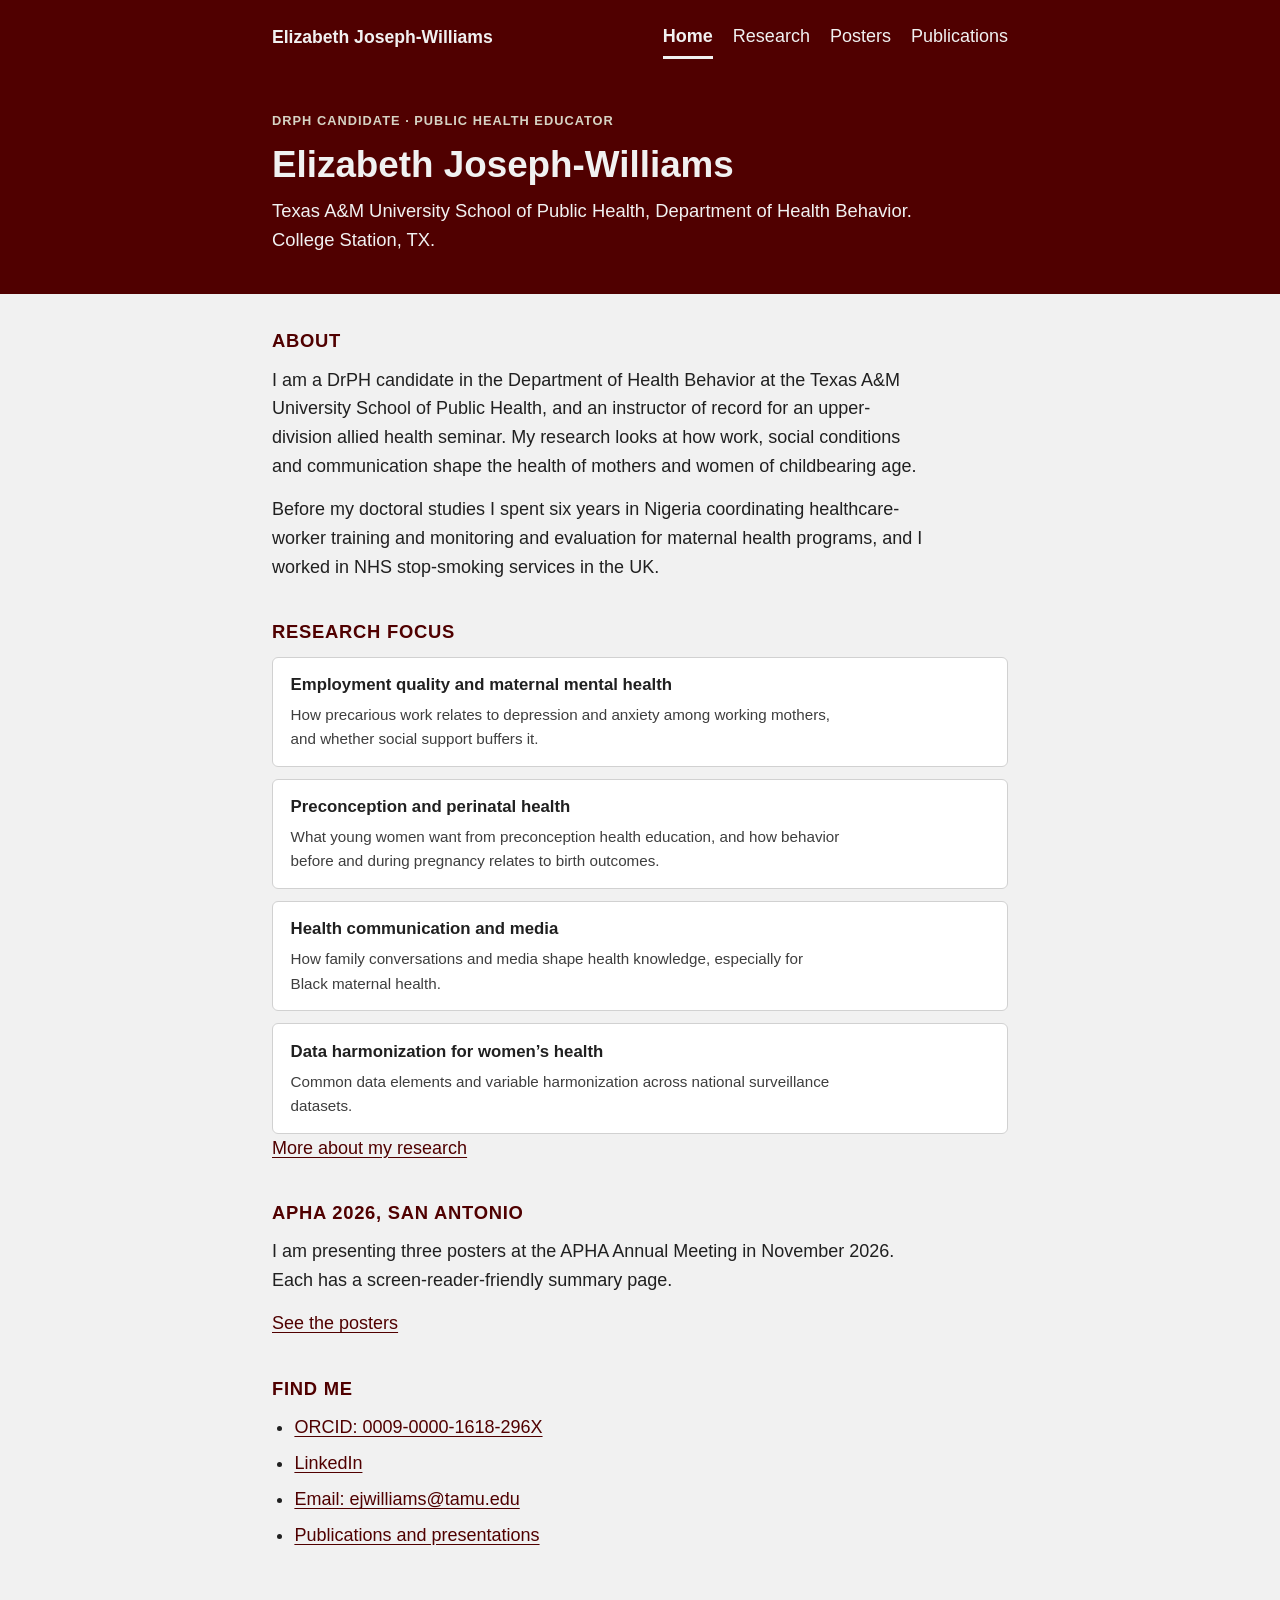
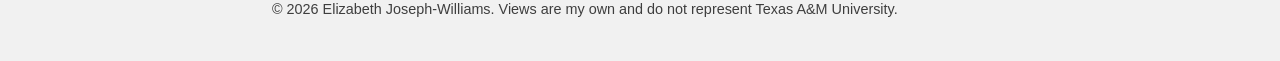
<file: index.html>
<!doctype html>
<html lang="en">
<head>
<meta charset="utf-8">
<meta name="viewport" content="width=device-width, initial-scale=1">
<title>Elizabeth Joseph-Williams | Public health researcher</title>
<meta name="description" content="Elizabeth Joseph-Williams, DrPH candidate in Health Behavior at Texas A&amp;M University. Research on maternal mental health, employment and health communication.">
<link rel="icon" href="data:image/svg+xml,%3Csvg xmlns='http://www.w3.org/2000/svg' viewBox='0 0 32 32'%3E%3Crect width='32' height='32' rx='6' fill='%23500000'/%3E%3Ctext x='16' y='22' font-family='Arial' font-weight='700' font-size='16' fill='%23F1F1F1' text-anchor='middle'%3EEJ%3C/text%3E%3C/svg%3E">
<link rel="stylesheet" href="style.css">
</head>
<body>
<a class="skip" href="#main">Skip to main content</a>
<header class="band"><div class="wrap">
<a class="brand" href="">Elizabeth Joseph-Williams</a>
<nav aria-label="Main"><ul><li><a href="" aria-current="page">Home</a></li><li><a href="research/">Research</a></li><li><a href="posters/">Posters</a></li><li><a href="publications/">Publications</a></li></ul></nav>
</div></header>
<div class="hero"><div class="wrap"><p class="eyebrow">DrPH candidate &middot; Public health educator</p><h1>Elizabeth Joseph-Williams</h1><p class="lede">Texas A&amp;M University School of Public Health, Department of Health Behavior. College Station, TX.</p></div></div>
<main id="main"><div class="wrap">

<section aria-labelledby="h-about">
<h2 id="h-about">About</h2>
<p>I am a DrPH candidate in the Department of Health Behavior at the Texas A&amp;M University School of Public Health, and an instructor of record for an upper-division allied health seminar. My research looks at how work, social conditions and communication shape the health of mothers and women of childbearing age.</p>
<p>Before my doctoral studies I spent six years in Nigeria coordinating healthcare-worker training and monitoring and evaluation for maternal health programs, and I worked in NHS stop-smoking services in the UK.</p>
</section>

<section aria-labelledby="h-focus">
<h2 id="h-focus">Research focus</h2>
<ul class="cards">
<li class="card"><h3>Employment quality and maternal mental health</h3><p class="meta">How precarious work relates to depression and anxiety among working mothers, and whether social support buffers it.</p></li>
<li class="card"><h3>Preconception and perinatal health</h3><p class="meta">What young women want from preconception health education, and how behavior before and during pregnancy relates to birth outcomes.</p></li>
<li class="card"><h3>Health communication and media</h3><p class="meta">How family conversations and media shape health knowledge, especially for Black maternal health.</p></li>
<li class="card"><h3>Data harmonization for women&rsquo;s health</h3><p class="meta">Common data elements and variable harmonization across national surveillance datasets.</p></li>
</ul>
<p><a href="research/">More about my research</a></p>
</section>

<section aria-labelledby="h-apha">
<h2 id="h-apha">APHA 2026, San Antonio</h2>
<p>I am presenting three posters at the APHA Annual Meeting in November 2026. Each has a screen-reader-friendly summary page.</p>
<p><a href="posters/">See the posters</a></p>
</section>

<section aria-labelledby="h-links">
<h2 id="h-links">Find me</h2>
<ul class="plain">
<li><a href="https://orcid.org/0009-0000-1618-296X">ORCID: 0009-0000-1618-296X</a></li>
<li><a href="https://www.linkedin.com/in/elizabethjosephwilliams/">LinkedIn</a></li>
<li><a href="ejwilliams@tamu.edu">Email: ejwilliams@tamu.edu</a></li>
<li><a href="publications/">Publications and presentations</a></li>
</ul>
</section>

</div></main>
<footer><div class="wrap">&copy; 2026 Elizabeth Joseph-Williams. Views are my own and do not represent Texas A&amp;M University.</div></footer>
</body>
</html>
</file>
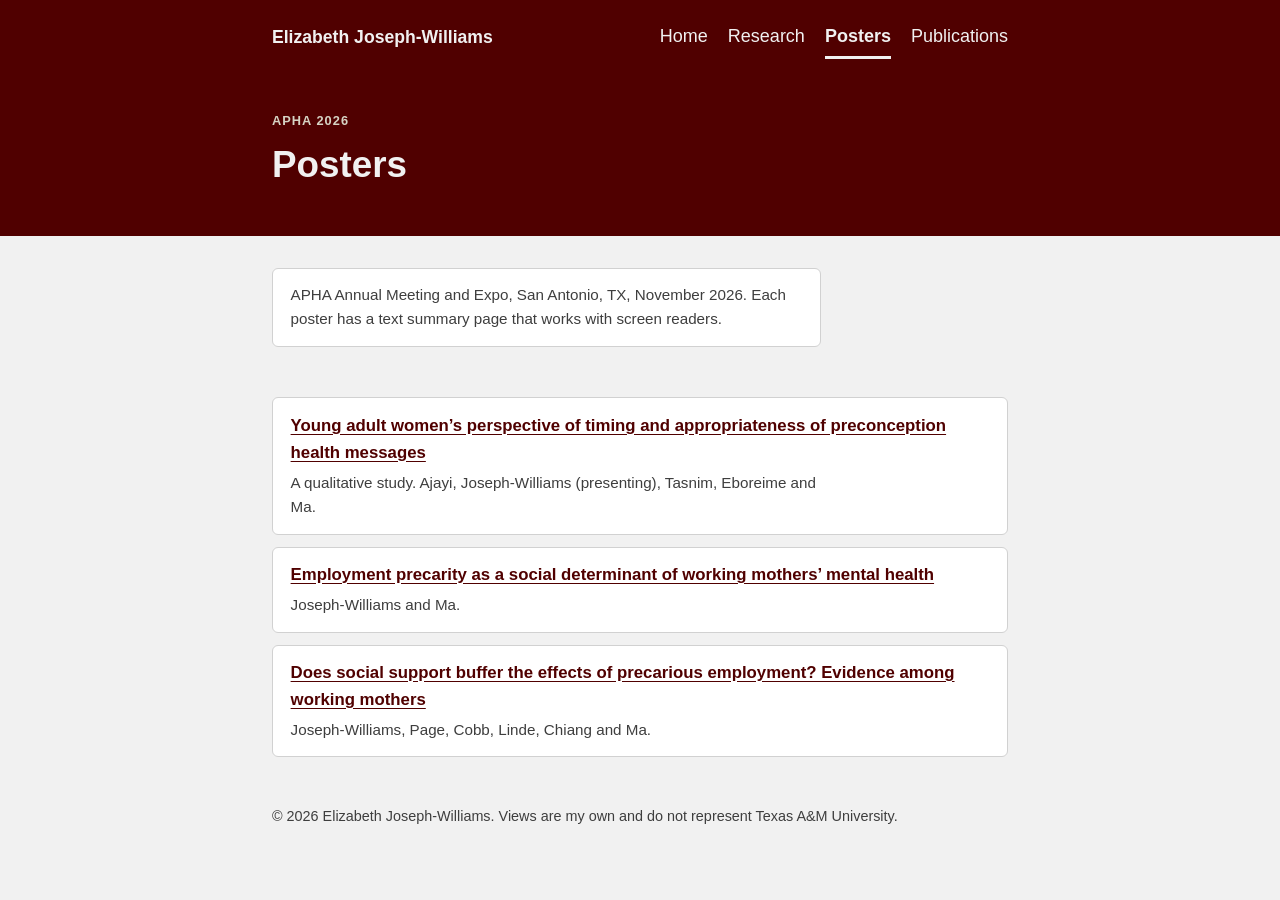
<file: posters/index.html>
<!doctype html>
<html lang="en">
<head>
<meta charset="utf-8">
<meta name="viewport" content="width=device-width, initial-scale=1">
<title>Posters | Elizabeth Joseph-Williams</title>
<meta name="description" content="APHA 2026 posters by Elizabeth Joseph-Williams, with accessible summary pages.">
<link rel="icon" href="data:image/svg+xml,%3Csvg xmlns='http://www.w3.org/2000/svg' viewBox='0 0 32 32'%3E%3Crect width='32' height='32' rx='6' fill='%23500000'/%3E%3Ctext x='16' y='22' font-family='Arial' font-weight='700' font-size='16' fill='%23F1F1F1' text-anchor='middle'%3EEJ%3C/text%3E%3C/svg%3E">
<link rel="stylesheet" href="../style.css">
</head>
<body>
<a class="skip" href="#main">Skip to main content</a>
<header class="band"><div class="wrap">
<a class="brand" href="../">Elizabeth Joseph-Williams</a>
<nav aria-label="Main"><ul><li><a href="../">Home</a></li><li><a href="../research/">Research</a></li><li><a href="../posters/" aria-current="page">Posters</a></li><li><a href="../publications/">Publications</a></li></ul></nav>
</div></header>
<div class="hero"><div class="wrap"><p class="eyebrow">APHA 2026</p><h1>Posters</h1></div></div>
<main id="main"><div class="wrap">

<p class="status">APHA Annual Meeting and Expo, San Antonio, TX, November 2026. Each poster has a text summary page that works with screen readers.</p>
<ul class="cards">
<li class="card"><h3><a href="preconception-messaging/">Young adult women&rsquo;s perspective of timing and appropriateness of preconception health messages</a></h3><p class="meta">A qualitative study. Ajayi, Joseph-Williams (presenting), Tasnim, Eboreime and Ma.</p></li>
<li class="card"><h3><a href="employment-precarity/">Employment precarity as a social determinant of working mothers&rsquo; mental health</a></h3><p class="meta">Joseph-Williams and Ma.</p></li>
<li class="card"><h3><a href="social-support-buffering/">Does social support buffer the effects of precarious employment? Evidence among working mothers</a></h3><p class="meta">Joseph-Williams, Page, Cobb, Linde, Chiang and Ma.</p></li>
</ul>

</div></main>
<footer><div class="wrap">&copy; 2026 Elizabeth Joseph-Williams. Views are my own and do not represent Texas A&amp;M University.</div></footer>
</body>
</html>
</file>
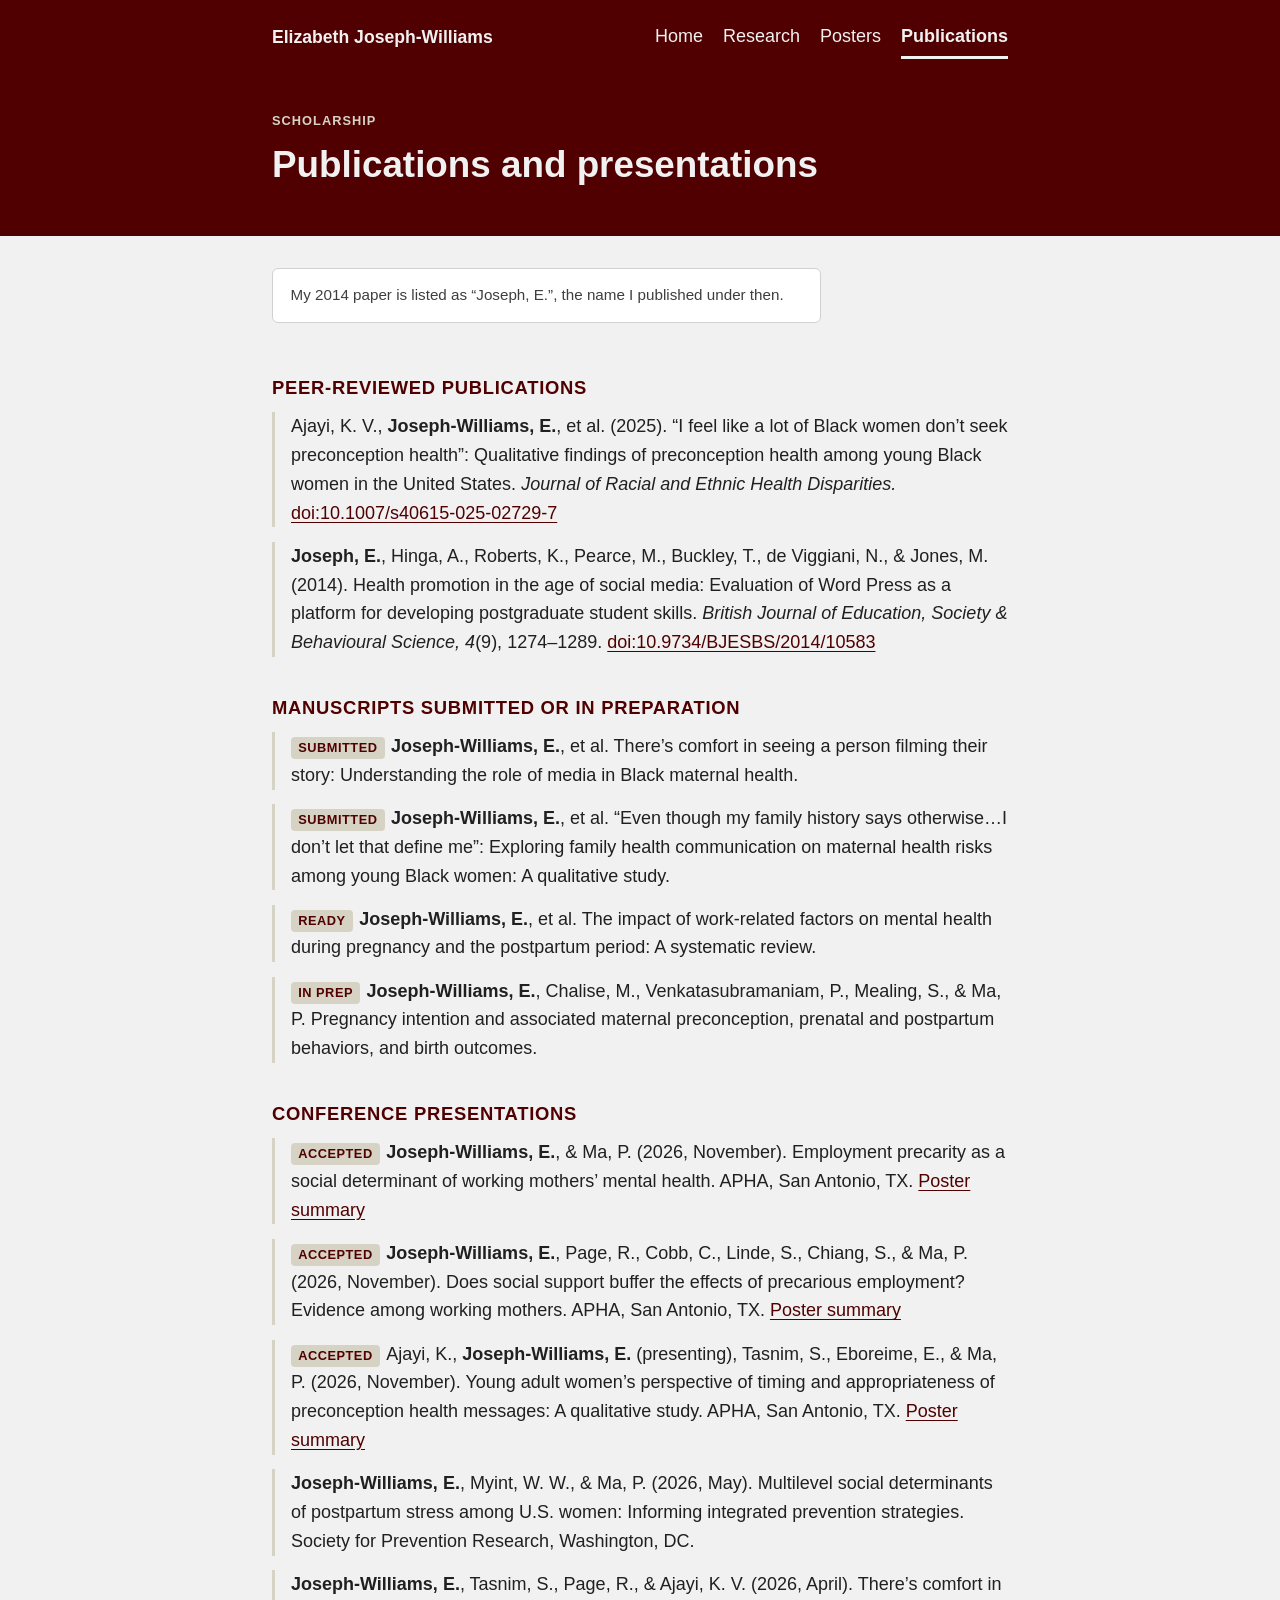
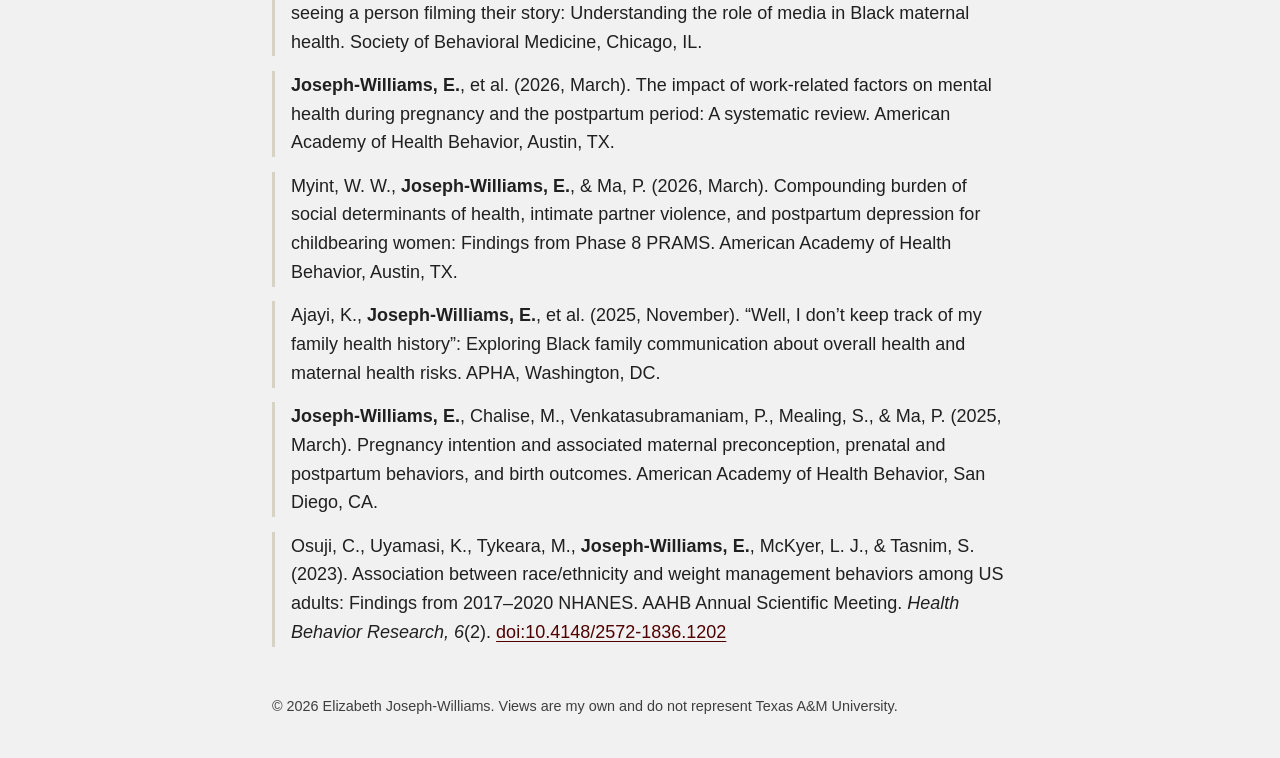
<file: publications/index.html>
<!doctype html>
<html lang="en">
<head>
<meta charset="utf-8">
<meta name="viewport" content="width=device-width, initial-scale=1">
<title>Publications | Elizabeth Joseph-Williams</title>
<meta name="description" content="Peer-reviewed publications, manuscripts and conference presentations of Elizabeth Joseph-Williams.">
<link rel="icon" href="data:image/svg+xml,%3Csvg xmlns='http://www.w3.org/2000/svg' viewBox='0 0 32 32'%3E%3Crect width='32' height='32' rx='6' fill='%23500000'/%3E%3Ctext x='16' y='22' font-family='Arial' font-weight='700' font-size='16' fill='%23F1F1F1' text-anchor='middle'%3EEJ%3C/text%3E%3C/svg%3E">
<link rel="stylesheet" href="../style.css">
</head>
<body>
<a class="skip" href="#main">Skip to main content</a>
<header class="band"><div class="wrap">
<a class="brand" href="../">Elizabeth Joseph-Williams</a>
<nav aria-label="Main"><ul><li><a href="../">Home</a></li><li><a href="../research/">Research</a></li><li><a href="../posters/">Posters</a></li><li><a href="../publications/" aria-current="page">Publications</a></li></ul></nav>
</div></header>
<div class="hero"><div class="wrap"><p class="eyebrow">Scholarship</p><h1>Publications and presentations</h1></div></div>
<main id="main"><div class="wrap">

<p class="status">My 2014 paper is listed as &ldquo;Joseph, E.&rdquo;, the name I published under then.</p>

<section aria-labelledby="h-pub">
<h2 id="h-pub">Peer-reviewed publications</h2>
<ul class="pub">
<li>Ajayi, K. V., <strong>Joseph-Williams, E.</strong>, et al. (2025). &ldquo;I feel like a lot of Black women don&rsquo;t seek preconception health&rdquo;: Qualitative findings of preconception health among young Black women in the United States. <em>Journal of Racial and Ethnic Health Disparities.</em> <a href="https://doi.org/10.1007/s40615-025-02729-7">doi:10.1007/s40615-025-02729-7</a></li>
<li><strong>Joseph, E.</strong>, Hinga, A., Roberts, K., Pearce, M., Buckley, T., de Viggiani, N., &amp; Jones, M. (2014). Health promotion in the age of social media: Evaluation of Word Press as a platform for developing postgraduate student skills. <em>British Journal of Education, Society &amp; Behavioural Science, 4</em>(9), 1274&ndash;1289. <a href="https://doi.org/10.9734/BJESBS/2014/10583">doi:10.9734/BJESBS/2014/10583</a></li>
</ul>
</section>

<section aria-labelledby="h-ms">
<h2 id="h-ms">Manuscripts submitted or in preparation</h2>
<ul class="pub">
<li><span class="tag">Submitted</span><strong>Joseph-Williams, E.</strong>, et al. There&rsquo;s comfort in seeing a person filming their story: Understanding the role of media in Black maternal health.</li>
<li><span class="tag">Submitted</span><strong>Joseph-Williams, E.</strong>, et al. &ldquo;Even though my family history says otherwise&hellip;I don&rsquo;t let that define me&rdquo;: Exploring family health communication on maternal health risks among young Black women: A qualitative study.</li>
<li><span class="tag">Ready</span><strong>Joseph-Williams, E.</strong>, et al. The impact of work-related factors on mental health during pregnancy and the postpartum period: A systematic review.</li>
<li><span class="tag">In prep</span><strong>Joseph-Williams, E.</strong>, Chalise, M., Venkatasubramaniam, P., Mealing, S., &amp; Ma, P. Pregnancy intention and associated maternal preconception, prenatal and postpartum behaviors, and birth outcomes.</li>
</ul>
</section>

<section aria-labelledby="h-conf">
<h2 id="h-conf">Conference presentations</h2>
<ul class="pub">
<li><span class="tag">Accepted</span><strong>Joseph-Williams, E.</strong>, &amp; Ma, P. (2026, November). Employment precarity as a social determinant of working mothers&rsquo; mental health. APHA, San Antonio, TX. <a href="../posters/employment-precarity/">Poster summary</a></li>
<li><span class="tag">Accepted</span><strong>Joseph-Williams, E.</strong>, Page, R., Cobb, C., Linde, S., Chiang, S., &amp; Ma, P. (2026, November). Does social support buffer the effects of precarious employment? Evidence among working mothers. APHA, San Antonio, TX. <a href="../posters/social-support-buffering/">Poster summary</a></li>
<li><span class="tag">Accepted</span>Ajayi, K., <strong>Joseph-Williams, E.</strong> (presenting), Tasnim, S., Eboreime, E., &amp; Ma, P. (2026, November). Young adult women&rsquo;s perspective of timing and appropriateness of preconception health messages: A qualitative study. APHA, San Antonio, TX. <a href="../posters/preconception-messaging/">Poster summary</a></li>
<li><strong>Joseph-Williams, E.</strong>, Myint, W. W., &amp; Ma, P. (2026, May). Multilevel social determinants of postpartum stress among U.S. women: Informing integrated prevention strategies. Society for Prevention Research, Washington, DC.</li>
<li><strong>Joseph-Williams, E.</strong>, Tasnim, S., Page, R., &amp; Ajayi, K. V. (2026, April). There&rsquo;s comfort in seeing a person filming their story: Understanding the role of media in Black maternal health. Society of Behavioral Medicine, Chicago, IL.</li>
<li><strong>Joseph-Williams, E.</strong>, et al. (2026, March). The impact of work-related factors on mental health during pregnancy and the postpartum period: A systematic review. American Academy of Health Behavior, Austin, TX.</li>
<li>Myint, W. W., <strong>Joseph-Williams, E.</strong>, &amp; Ma, P. (2026, March). Compounding burden of social determinants of health, intimate partner violence, and postpartum depression for childbearing women: Findings from Phase 8 PRAMS. American Academy of Health Behavior, Austin, TX.</li>
<li>Ajayi, K., <strong>Joseph-Williams, E.</strong>, et al. (2025, November). &ldquo;Well, I don&rsquo;t keep track of my family health history&rdquo;: Exploring Black family communication about overall health and maternal health risks. APHA, Washington, DC.</li>
<li><strong>Joseph-Williams, E.</strong>, Chalise, M., Venkatasubramaniam, P., Mealing, S., &amp; Ma, P. (2025, March). Pregnancy intention and associated maternal preconception, prenatal and postpartum behaviors, and birth outcomes. American Academy of Health Behavior, San Diego, CA.</li>
<li>Osuji, C., Uyamasi, K., Tykeara, M., <strong>Joseph-Williams, E.</strong>, McKyer, L. J., &amp; Tasnim, S. (2023). Association between race/ethnicity and weight management behaviors among US adults: Findings from 2017&ndash;2020 NHANES. AAHB Annual Scientific Meeting. <em>Health Behavior Research, 6</em>(2). <a href="https://doi.org/10.4148/2572-1836.1202">doi:10.4148/2572-1836.1202</a></li>
</ul>
</section>

</div></main>
<footer><div class="wrap">&copy; 2026 Elizabeth Joseph-Williams. Views are my own and do not represent Texas A&amp;M University.</div></footer>
</body>
</html>
</file>
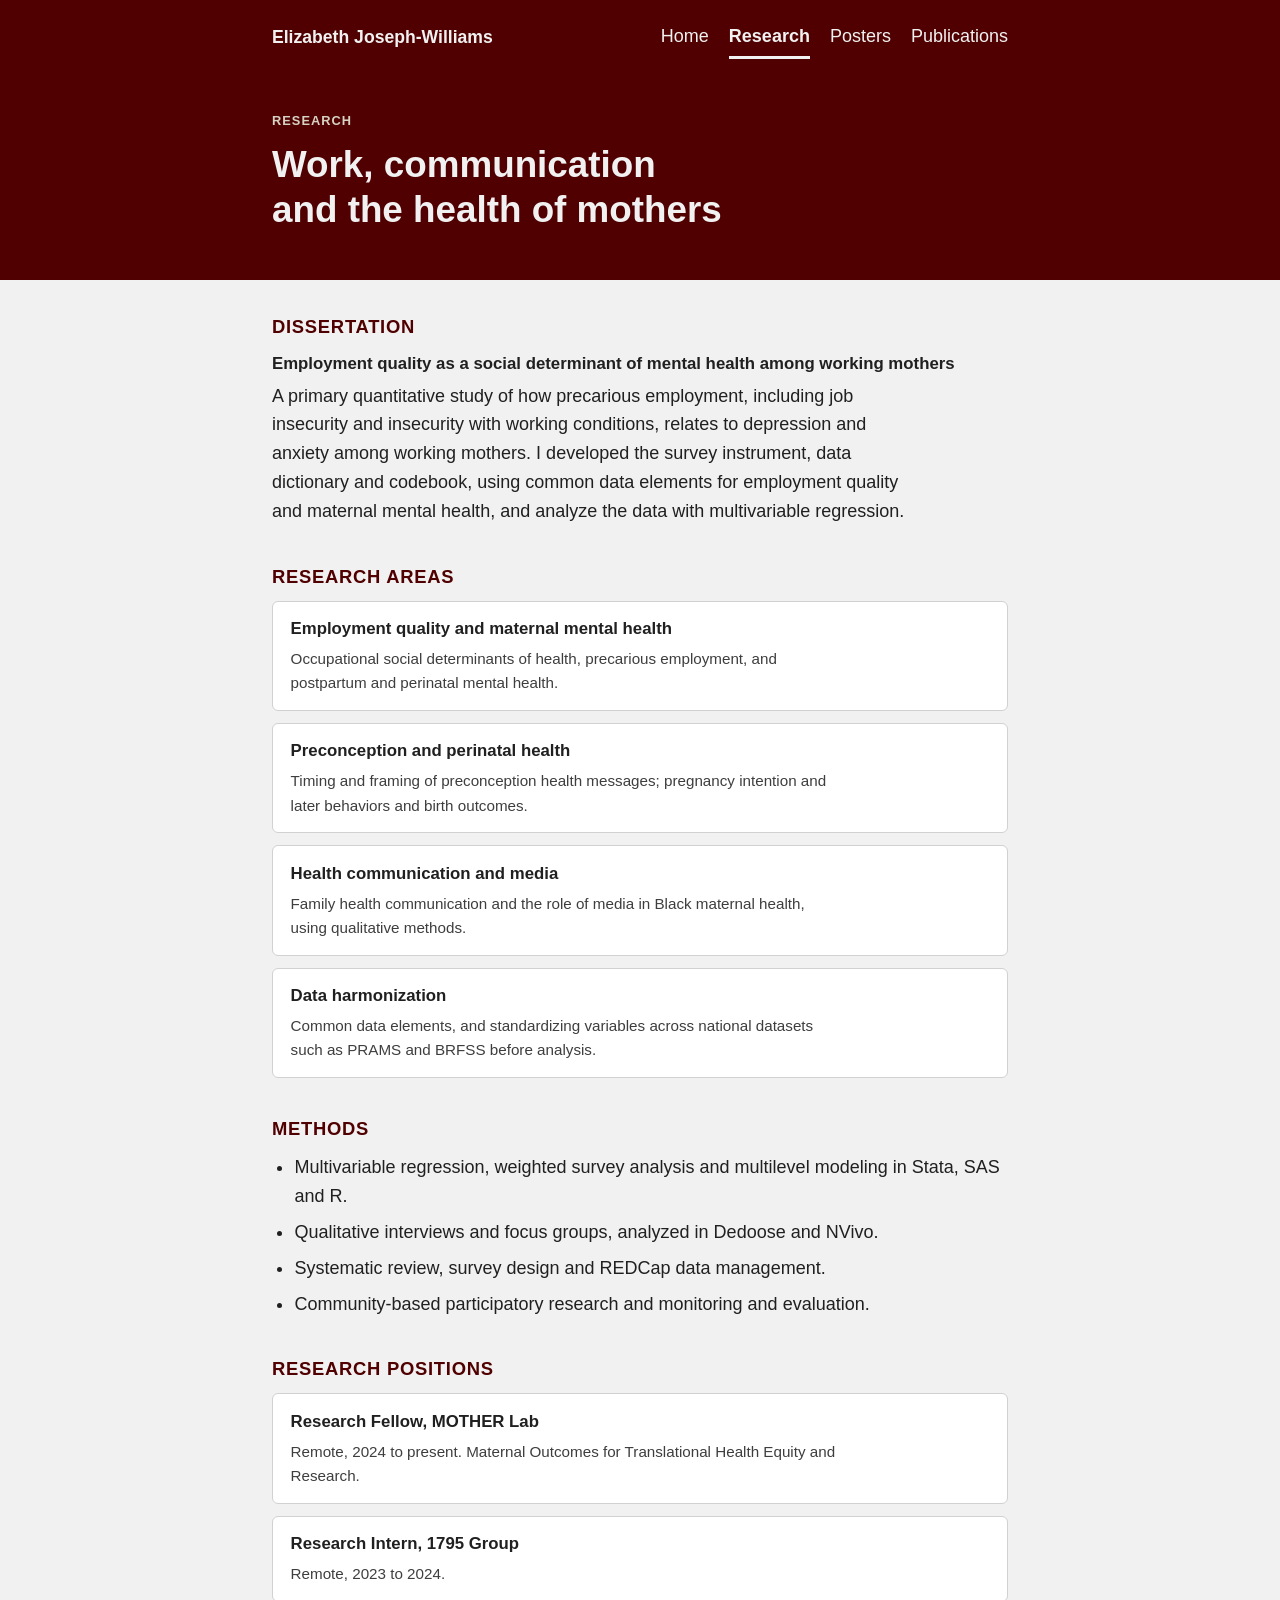
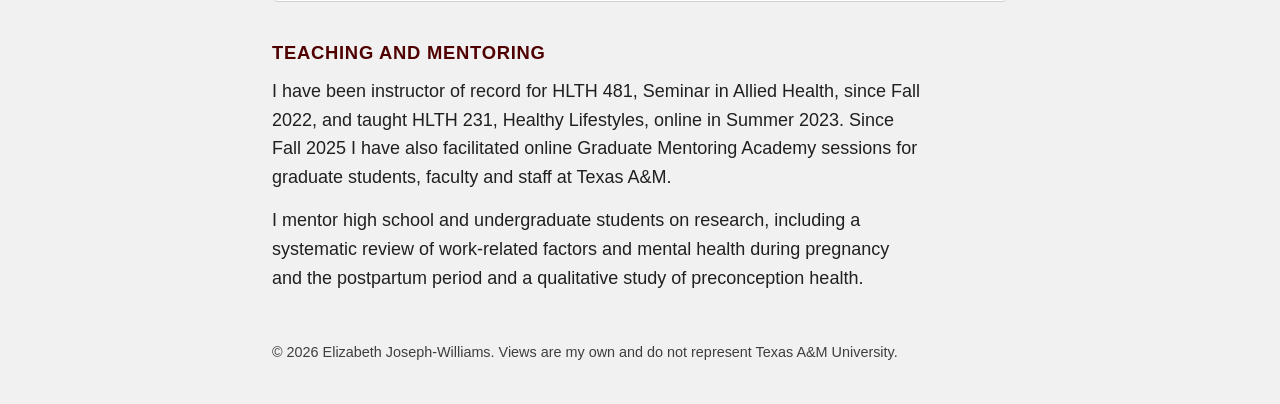
<file: research/index.html>
<!doctype html>
<html lang="en">
<head>
<meta charset="utf-8">
<meta name="viewport" content="width=device-width, initial-scale=1">
<title>Research | Elizabeth Joseph-Williams</title>
<meta name="description" content="Research areas and current projects of Elizabeth Joseph-Williams.">
<link rel="icon" href="data:image/svg+xml,%3Csvg xmlns='http://www.w3.org/2000/svg' viewBox='0 0 32 32'%3E%3Crect width='32' height='32' rx='6' fill='%23500000'/%3E%3Ctext x='16' y='22' font-family='Arial' font-weight='700' font-size='16' fill='%23F1F1F1' text-anchor='middle'%3EEJ%3C/text%3E%3C/svg%3E">
<link rel="stylesheet" href="../style.css">
</head>
<body>
<a class="skip" href="#main">Skip to main content</a>
<header class="band"><div class="wrap">
<a class="brand" href="../">Elizabeth Joseph-Williams</a>
<nav aria-label="Main"><ul><li><a href="../">Home</a></li><li><a href="../research/" aria-current="page">Research</a></li><li><a href="../posters/">Posters</a></li><li><a href="../publications/">Publications</a></li></ul></nav>
</div></header>
<div class="hero"><div class="wrap"><p class="eyebrow">Research</p><h1>Work, communication and the health of mothers</h1></div></div>
<main id="main"><div class="wrap">

<section aria-labelledby="h-diss">
<h2 id="h-diss">Dissertation</h2>
<h3>Employment quality as a social determinant of mental health among working mothers</h3>
<p>A primary quantitative study of how precarious employment, including job insecurity and insecurity with working conditions, relates to depression and anxiety among working mothers. I developed the survey instrument, data dictionary and codebook, using common data elements for employment quality and maternal mental health, and analyze the data with multivariable regression.</p>
</section>

<section aria-labelledby="h-areas">
<h2 id="h-areas">Research areas</h2>
<ul class="cards">
<li class="card"><h3>Employment quality and maternal mental health</h3><p class="meta">Occupational social determinants of health, precarious employment, and postpartum and perinatal mental health.</p></li>
<li class="card"><h3>Preconception and perinatal health</h3><p class="meta">Timing and framing of preconception health messages; pregnancy intention and later behaviors and birth outcomes.</p></li>
<li class="card"><h3>Health communication and media</h3><p class="meta">Family health communication and the role of media in Black maternal health, using qualitative methods.</p></li>
<li class="card"><h3>Data harmonization</h3><p class="meta">Common data elements, and standardizing variables across national datasets such as PRAMS and BRFSS before analysis.</p></li>
</ul>
</section>

<section aria-labelledby="h-meth">
<h2 id="h-meth">Methods</h2>
<ul class="plain">
<li>Multivariable regression, weighted survey analysis and multilevel modeling in Stata, SAS and R.</li>
<li>Qualitative interviews and focus groups, analyzed in Dedoose and NVivo.</li>
<li>Systematic review, survey design and REDCap data management.</li>
<li>Community-based participatory research and monitoring and evaluation.</li>
</ul>
</section>

<section aria-labelledby="h-pos">
<h2 id="h-pos">Research positions</h2>
<ul class="cards">
<li class="card"><h3>Research Fellow, MOTHER Lab</h3><p class="meta">Remote, 2024 to present. Maternal Outcomes for Translational Health Equity and Research.</p></li>
<li class="card"><h3>Research Intern, 1795 Group</h3><p class="meta">Remote, 2023 to 2024.</p></li>
</ul>
</section>

<section aria-labelledby="h-teach">
<h2 id="h-teach">Teaching and mentoring</h2>
<p>I have been instructor of record for HLTH 481, Seminar in Allied Health, since Fall 2022, and taught HLTH 231, Healthy Lifestyles, online in Summer 2023. Since Fall 2025 I have also facilitated online Graduate Mentoring Academy sessions for graduate students, faculty and staff at Texas A&amp;M.</p>
<p>I mentor high school and undergraduate students on research, including a systematic review of work-related factors and mental health during pregnancy and the postpartum period and a qualitative study of preconception health.</p>
</section>

</div></main>
<footer><div class="wrap">&copy; 2026 Elizabeth Joseph-Williams. Views are my own and do not represent Texas A&amp;M University.</div></footer>
</body>
</html>
</file>
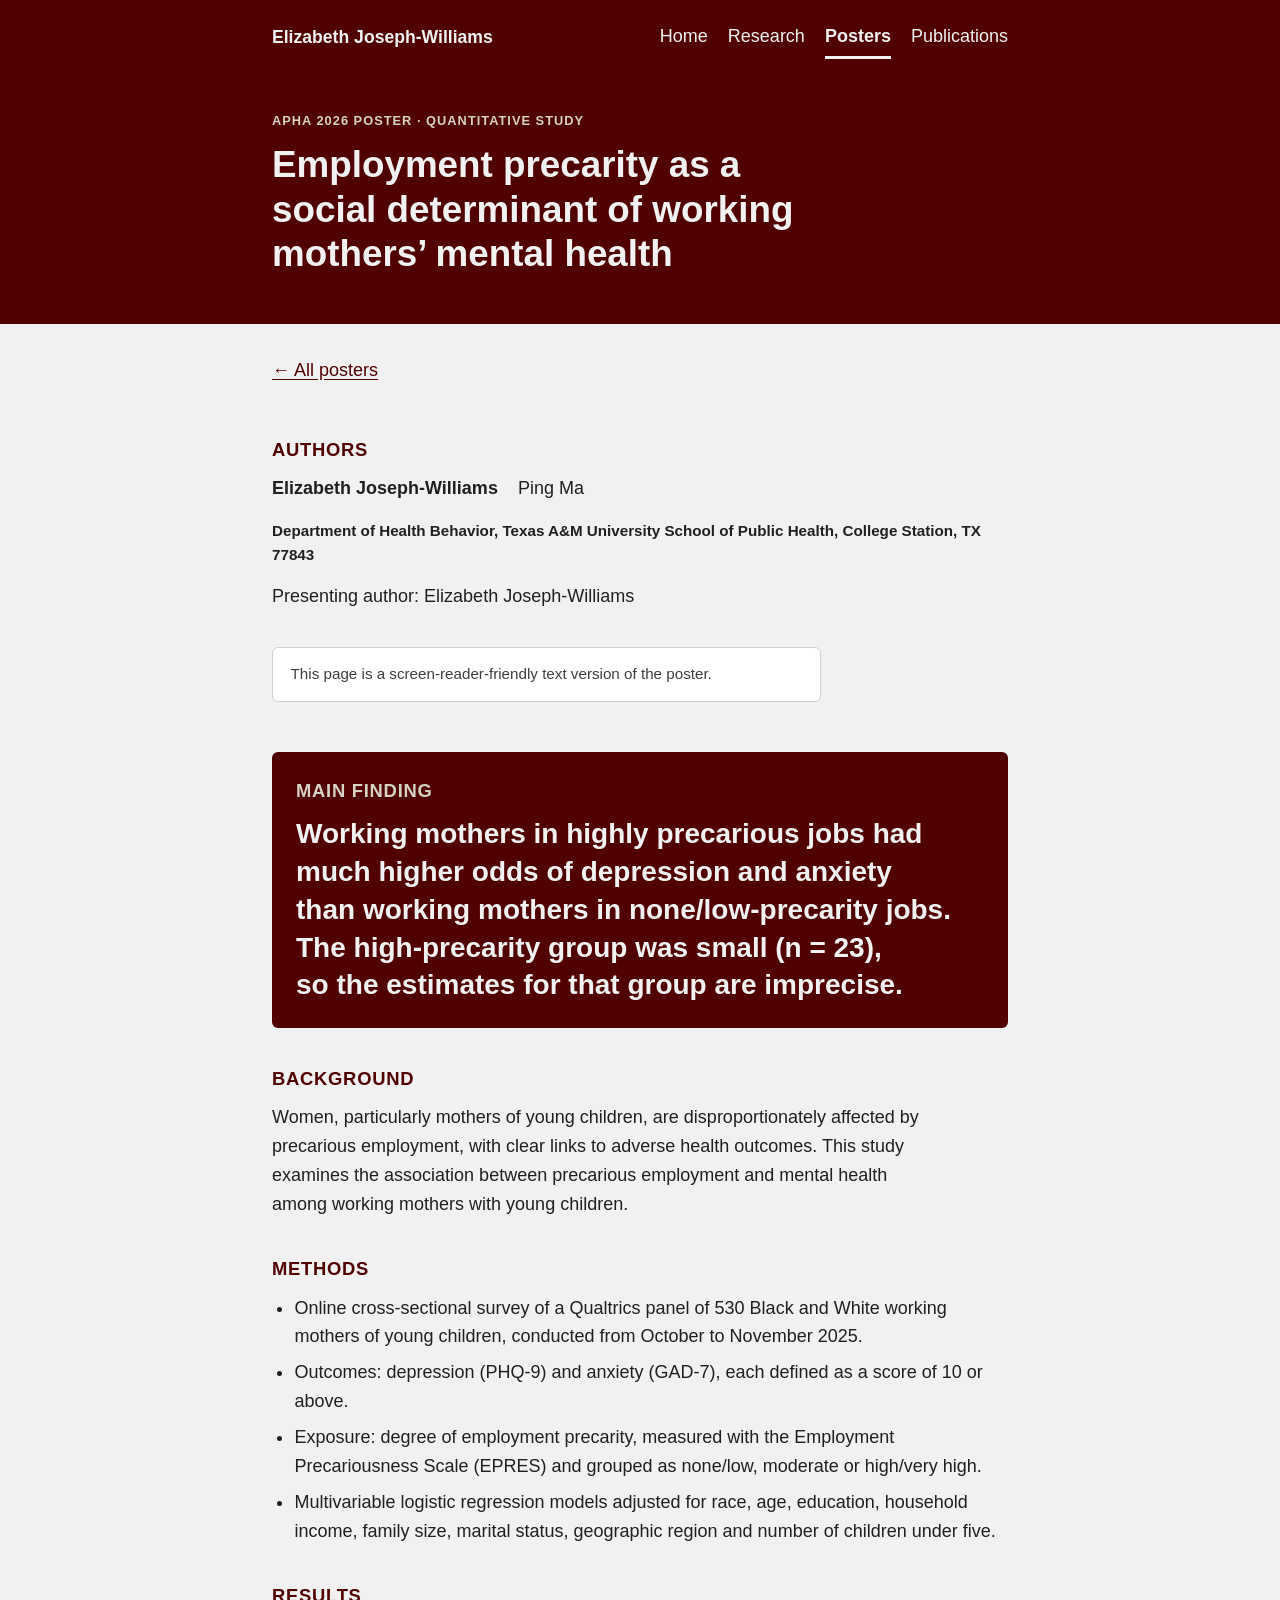
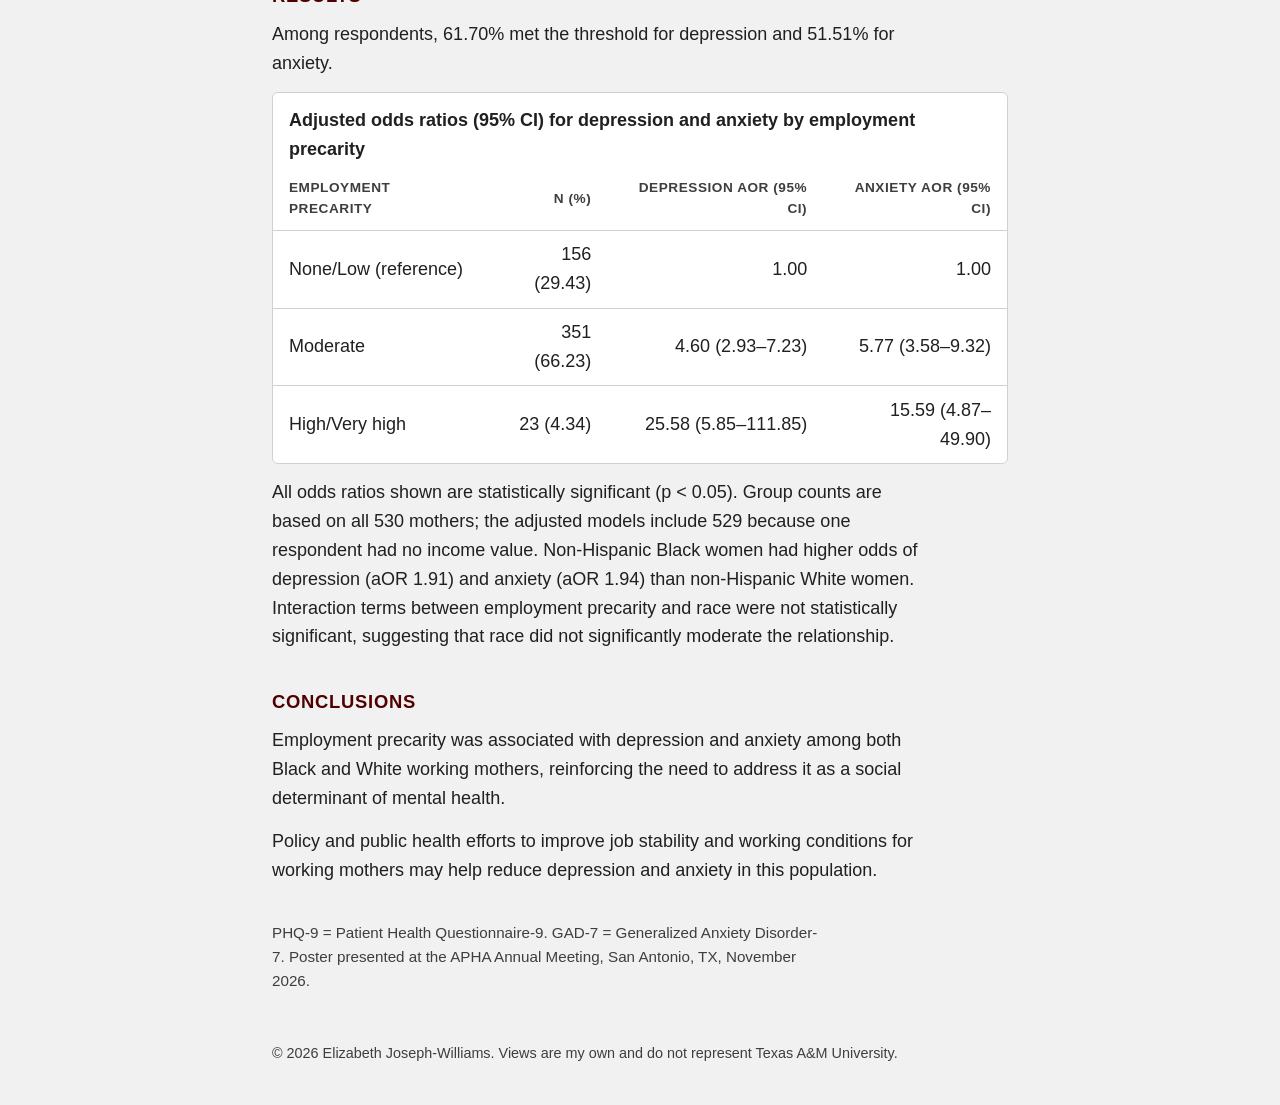
<file: posters/employment-precarity/index.html>
<!doctype html>
<html lang="en">
<head>
<meta charset="utf-8">
<meta name="viewport" content="width=device-width, initial-scale=1">
<title>Employment Precarity Poster | Elizabeth Joseph-Williams</title>
<meta name="description" content="Text version of the APHA 2026 poster on employment precarity and working mothers&#x27; mental health.">
<link rel="icon" href="data:image/svg+xml,%3Csvg xmlns='http://www.w3.org/2000/svg' viewBox='0 0 32 32'%3E%3Crect width='32' height='32' rx='6' fill='%23500000'/%3E%3Ctext x='16' y='22' font-family='Arial' font-weight='700' font-size='16' fill='%23F1F1F1' text-anchor='middle'%3EEJ%3C/text%3E%3C/svg%3E">
<link rel="stylesheet" href="../../style.css">
</head>
<body>
<a class="skip" href="#main">Skip to main content</a>
<header class="band"><div class="wrap">
<a class="brand" href="../../">Elizabeth Joseph-Williams</a>
<nav aria-label="Main"><ul><li><a href="../../">Home</a></li><li><a href="../../research/">Research</a></li><li><a href="../../posters/" aria-current="page">Posters</a></li><li><a href="../../publications/">Publications</a></li></ul></nav>
</div></header>
<div class="hero"><div class="wrap"><p class="eyebrow">APHA 2026 poster &middot; Quantitative study</p><h1>Employment precarity as a social determinant of working mothers&rsquo; mental health</h1></div></div>
<main id="main"><div class="wrap">
<p><a href="../">&larr; All posters</a></p>
<section aria-labelledby="h-authors"><h2 id="h-authors">Authors</h2>
<ul class="authors" aria-label="Authors"><li class="presenter">Elizabeth Joseph-Williams</li><li>Ping Ma</li></ul>
<ul class="affil" aria-label="Affiliation"><li class="inst">Department of Health Behavior, Texas A&amp;M University School of Public Health, College Station, TX 77843</li></ul>
<p style="margin-top:.9rem">Presenting author: Elizabeth Joseph-Williams</p></section>
<p class="status">This page is a screen-reader-friendly text version of the poster.</p>
<section class="finding" aria-labelledby="h-finding"><h2 id="h-finding">Main finding</h2>
<p>Working mothers in highly precarious jobs had much higher odds of depression and anxiety than working mothers in none/low-precarity jobs. The high-precarity group was small (n = 23), so the estimates for that group are imprecise.</p></section>
<section aria-labelledby="h-bg"><h2 id="h-bg">Background</h2>
<p>Women, particularly mothers of young children, are disproportionately affected by precarious employment, with clear links to adverse health outcomes. This study examines the association between precarious employment and mental health among working mothers with young children.</p></section>
<section aria-labelledby="h-methods"><h2 id="h-methods">Methods</h2>
<ul class="plain">
<li>Online cross-sectional survey of a Qualtrics panel of 530 Black and White working mothers of young children, conducted from October to November 2025.</li>
<li>Outcomes: depression (PHQ-9) and anxiety (GAD-7), each defined as a score of 10 or above.</li>
<li>Exposure: degree of employment precarity, measured with the Employment Precariousness Scale (EPRES) and grouped as none/low, moderate or high/very high.</li>
<li>Multivariable logistic regression models adjusted for race, age, education, household income, family size, marital status, geographic region and number of children under five.</li>
</ul></section>
<section aria-labelledby="h-res"><h2 id="h-res">Results</h2>
<p>Among respondents, 61.70% met the threshold for depression and 51.51% for anxiety.</p>
<div class="tablewrap" role="region" aria-labelledby="cap" tabindex="0">
<table><caption id="cap">Adjusted odds ratios (95% CI) for depression and anxiety by employment precarity</caption>
<thead><tr><th scope="col">Employment precarity</th><th scope="col" class="n">n (%)</th><th scope="col" class="n">Depression aOR (95% CI)</th><th scope="col" class="n">Anxiety aOR (95% CI)</th></tr></thead>
<tbody>
<tr><th scope="row">None/Low (reference)</th><td class="n">156 (29.43)</td><td class="n">1.00</td><td class="n">1.00</td></tr>
<tr><th scope="row">Moderate</th><td class="n">351 (66.23)</td><td class="n">4.60 (2.93&ndash;7.23)</td><td class="n">5.77 (3.58&ndash;9.32)</td></tr>
<tr><th scope="row">High/Very high</th><td class="n">23 (4.34)</td><td class="n">25.58 (5.85&ndash;111.85)</td><td class="n">15.59 (4.87&ndash;49.90)</td></tr>
</tbody></table></div>
<p style="margin-top:.9rem">All odds ratios shown are statistically significant (p &lt; 0.05). Group counts are based on all 530 mothers; the adjusted models include 529 because one respondent had no income value. Non-Hispanic Black women had higher odds of depression (aOR 1.91) and anxiety (aOR 1.94) than non-Hispanic White women. Interaction terms between employment precarity and race were not statistically significant, suggesting that race did not significantly moderate the relationship.</p></section>
<section aria-labelledby="h-conc"><h2 id="h-conc">Conclusions</h2>
<p>Employment precarity was associated with depression and anxiety among both Black and White working mothers, reinforcing the need to address it as a social determinant of mental health.</p>
<p>Policy and public health efforts to improve job stability and working conditions for working mothers may help reduce depression and anxiety in this population.</p></section>
<p class="meta">PHQ-9 = Patient Health Questionnaire-9. GAD-7 = Generalized Anxiety Disorder-7. Poster presented at the APHA Annual Meeting, San Antonio, TX, November 2026.</p>
</div></main>
<footer><div class="wrap">&copy; 2026 Elizabeth Joseph-Williams. Views are my own and do not represent Texas A&amp;M University.</div></footer>
</body>
</html>
</file>
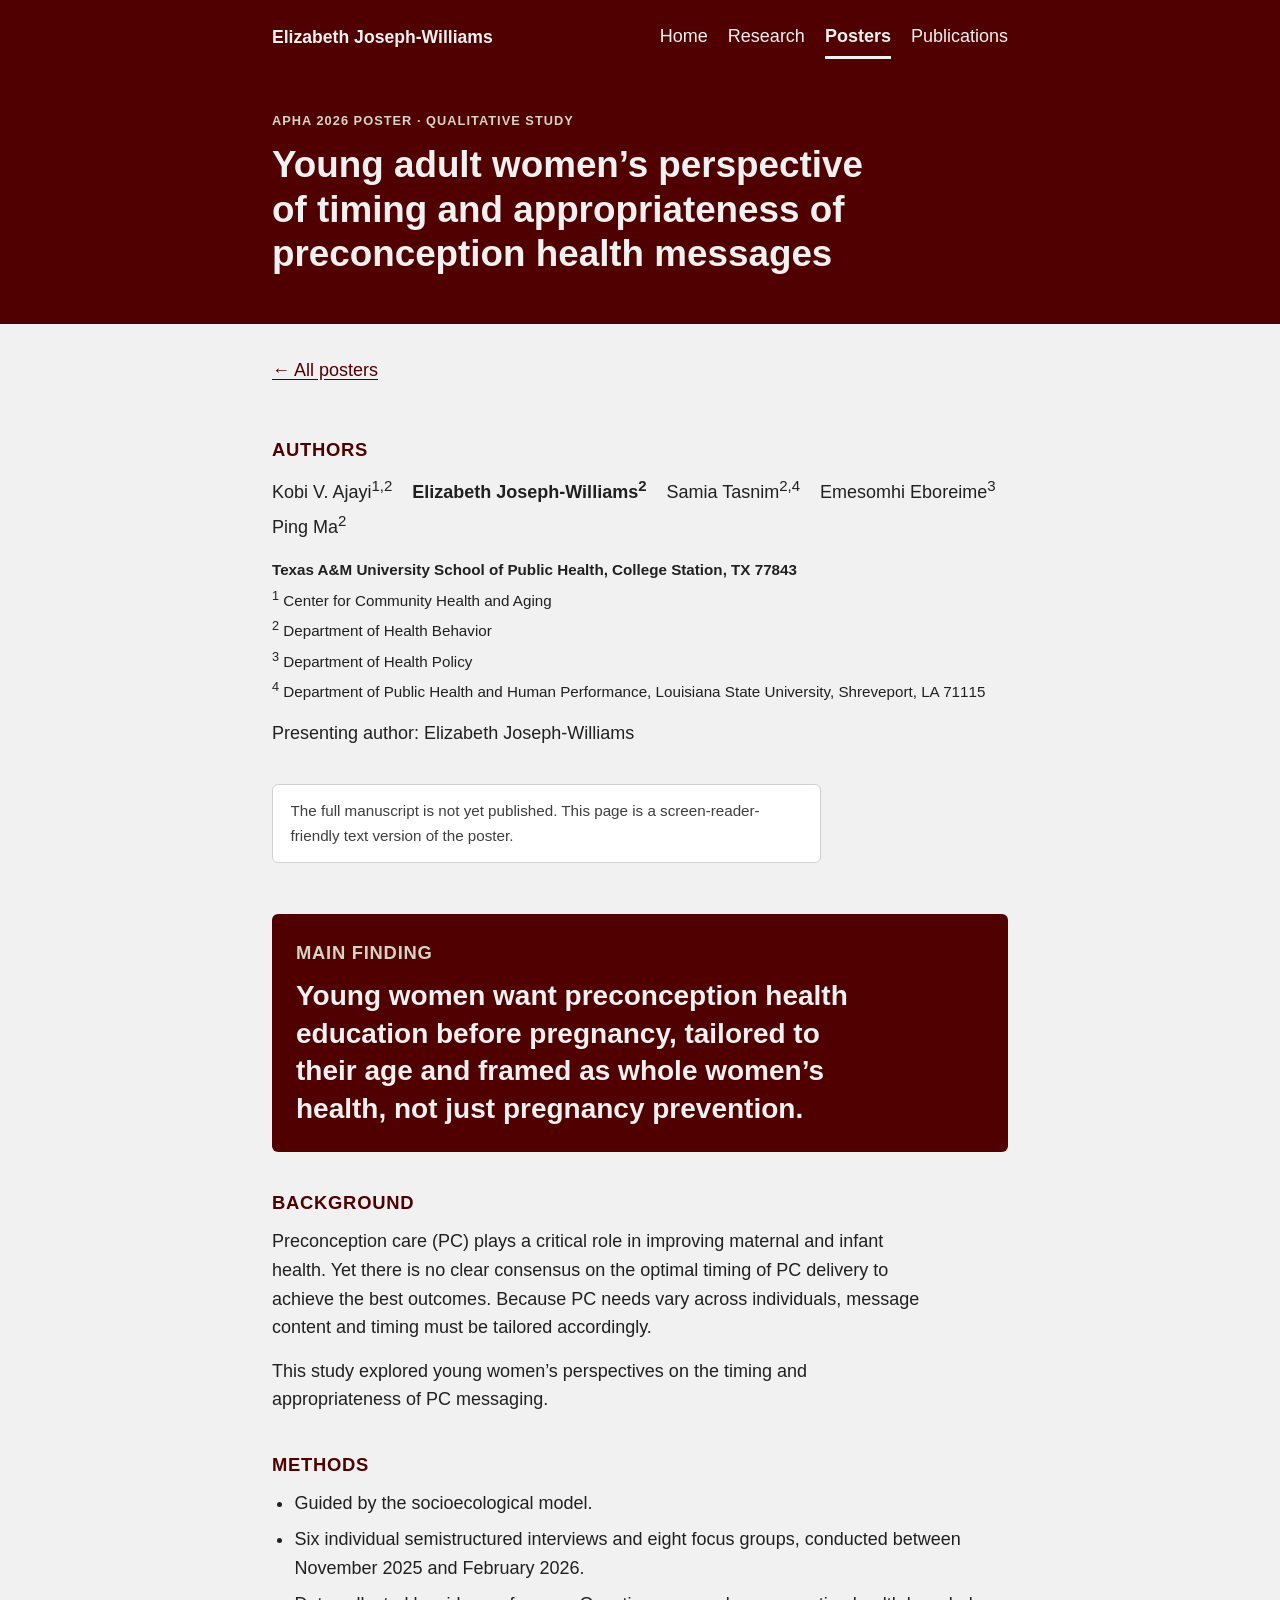
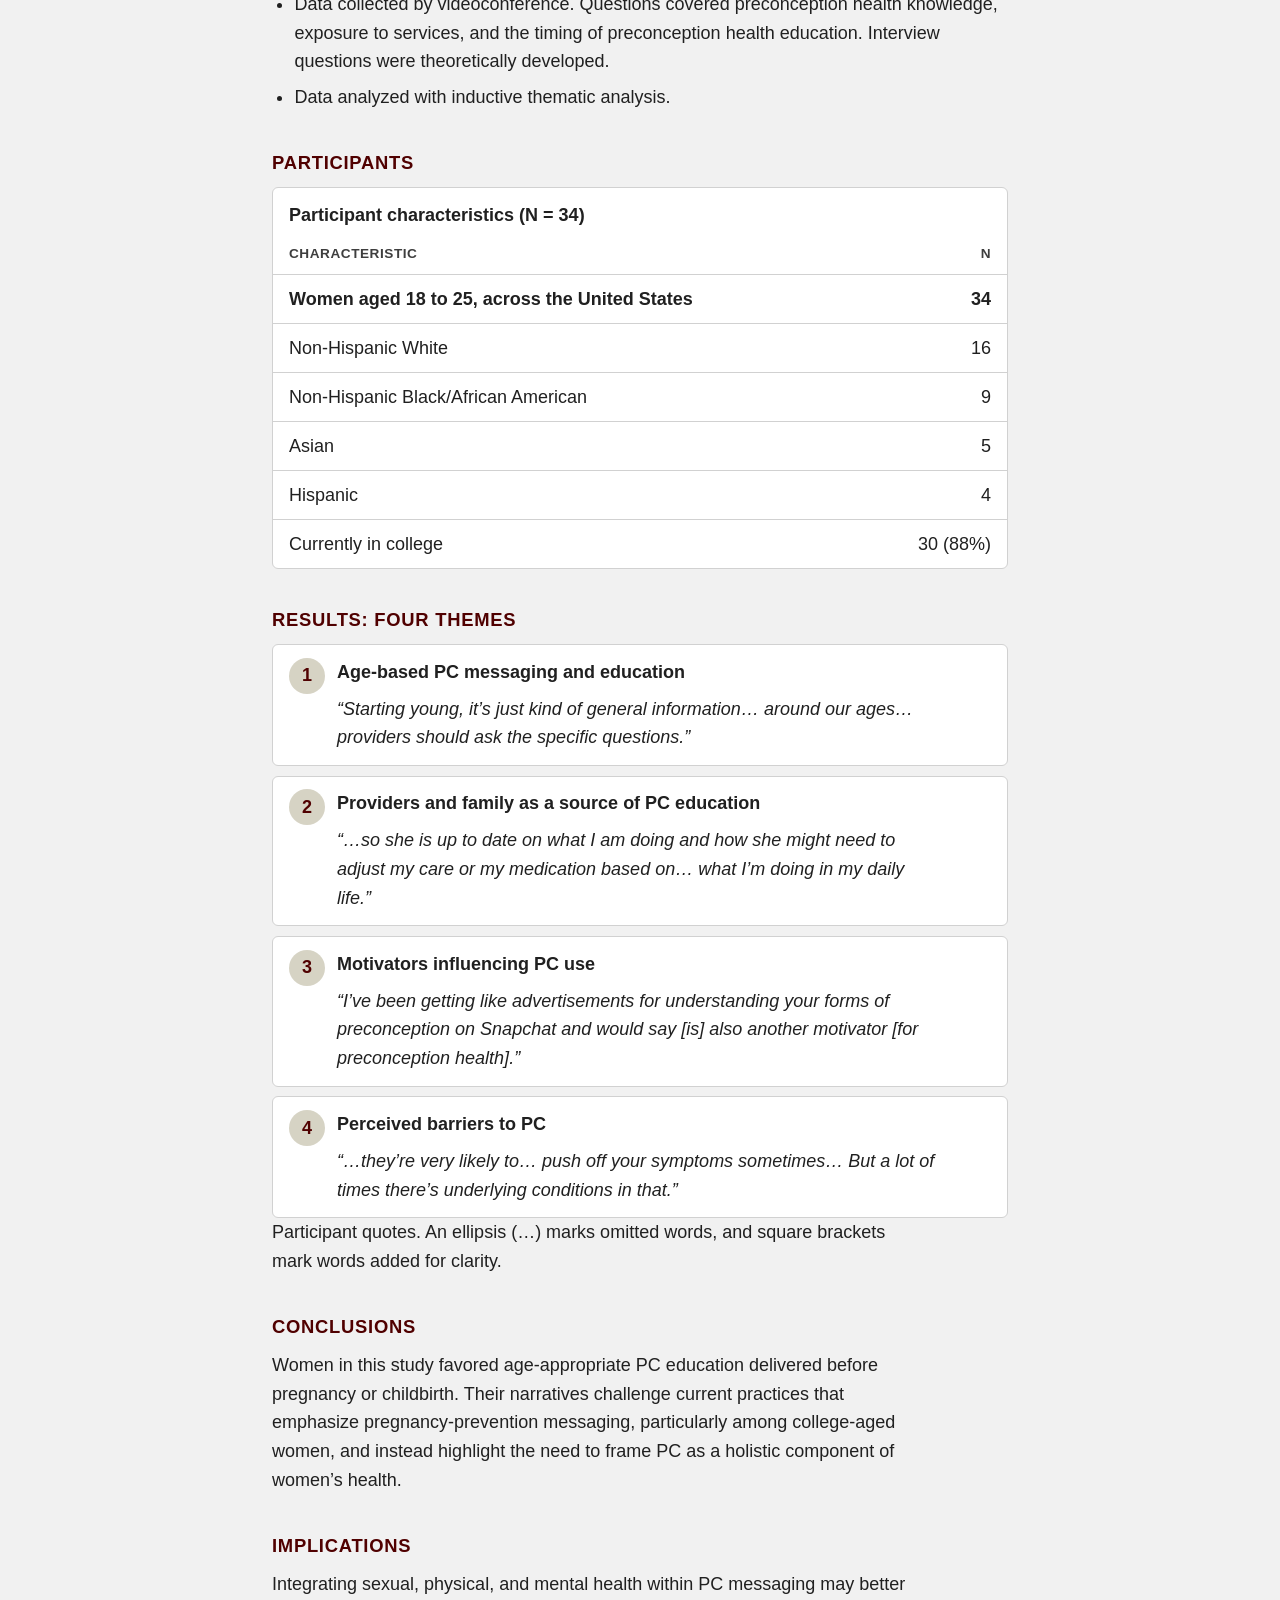
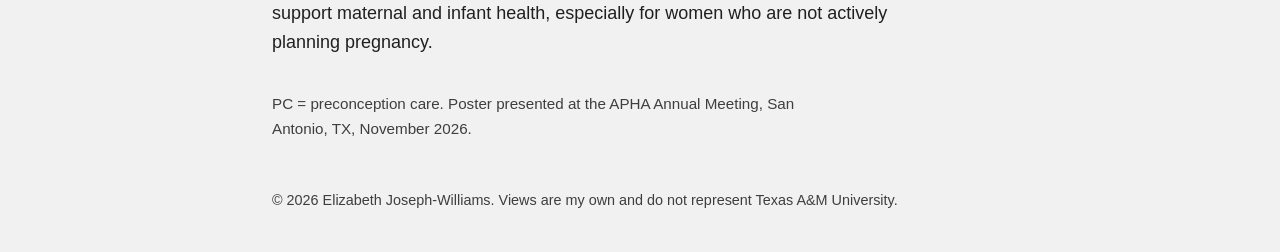
<file: posters/preconception-messaging/index.html>
<!doctype html>
<html lang="en">
<head>
<meta charset="utf-8">
<meta name="viewport" content="width=device-width, initial-scale=1">
<title>Preconception Messaging Poster | Elizabeth Joseph-Williams</title>
<meta name="description" content="Text version of the APHA 2026 poster on young women&#x27;s views of the timing and appropriateness of preconception health messages.">
<link rel="icon" href="data:image/svg+xml,%3Csvg xmlns='http://www.w3.org/2000/svg' viewBox='0 0 32 32'%3E%3Crect width='32' height='32' rx='6' fill='%23500000'/%3E%3Ctext x='16' y='22' font-family='Arial' font-weight='700' font-size='16' fill='%23F1F1F1' text-anchor='middle'%3EEJ%3C/text%3E%3C/svg%3E">
<link rel="stylesheet" href="../../style.css">
</head>
<body>
<a class="skip" href="#main">Skip to main content</a>
<header class="band"><div class="wrap">
<a class="brand" href="../../">Elizabeth Joseph-Williams</a>
<nav aria-label="Main"><ul><li><a href="../../">Home</a></li><li><a href="../../research/">Research</a></li><li><a href="../../posters/" aria-current="page">Posters</a></li><li><a href="../../publications/">Publications</a></li></ul></nav>
</div></header>
<div class="hero"><div class="wrap"><p class="eyebrow">APHA 2026 poster &middot; Qualitative study</p><h1>Young adult women&rsquo;s perspective of timing and appropriateness of preconception health messages</h1></div></div>
<main id="main"><div class="wrap">
<p><a href="../">&larr; All posters</a></p>
<section aria-labelledby="h-authors"><h2 id="h-authors">Authors</h2><ul class="authors" aria-label="Authors">
      <li>Kobi V. Ajayi<sup>1,2</sup></li>
      <li class="presenter">Elizabeth Joseph-Williams<sup>2</sup></li>
      <li>Samia Tasnim<sup>2,4</sup></li>
      <li>Emesomhi Eboreime<sup>3</sup></li>
      <li>Ping Ma<sup>2</sup></li>
    </ul><ul class="affil" aria-label="Affiliations">
      <li class="inst">Texas A&amp;M University School of Public Health, College Station, TX 77843</li>
      <li><sup>1</sup> Center for Community Health and Aging</li>
      <li><sup>2</sup> Department of Health Behavior</li>
      <li><sup>3</sup> Department of Health Policy</li>
      <li><sup>4</sup> Department of Public Health and Human Performance, Louisiana State University, Shreveport, LA 71115</li>
    </ul><p style="margin-top:.9rem">Presenting author: Elizabeth Joseph-Williams</p></section>
<p class="status">The full manuscript is not yet published. This page is a screen-reader-friendly text version of the poster.</p>
<section class="finding" aria-labelledby="h-finding">
      <h2 id="h-finding">Main finding</h2>
      <p>Young women want preconception health education before pregnancy, tailored to their age and framed as whole women&rsquo;s health, not just pregnancy prevention.</p>
    </section><section aria-labelledby="h-bg">
      <h2 id="h-bg">Background</h2>
      <p>Preconception care (PC) plays a critical role in improving maternal and infant health. Yet there is no clear consensus on the optimal timing of PC delivery to achieve the best outcomes. Because PC needs vary across individuals, message content and timing must be tailored accordingly.</p>
      <p>This study explored young women&rsquo;s perspectives on the timing and appropriateness of PC messaging.</p>
    </section><section aria-labelledby="h-methods">
      <h2 id="h-methods">Methods</h2>
      <ul class="plain">
        <li>Guided by the socioecological model.</li>
        <li>Six individual semistructured interviews and eight focus groups, conducted between November 2025 and February 2026.</li>
        <li>Data collected by videoconference. Questions covered preconception health knowledge, exposure to services, and the timing of preconception health education. Interview questions were theoretically developed.</li>
        <li>Data analyzed with inductive thematic analysis.</li>
      </ul>
    </section><section aria-labelledby="h-part">
      <h2 id="h-part">Participants</h2>
      <div class="tablewrap" role="region" aria-labelledby="cap" tabindex="0">
        <table>
          <caption id="cap">Participant characteristics (N = 34)</caption>
          <thead><tr><th scope="col">Characteristic</th><th scope="col" class="n">n</th></tr></thead>
          <tbody>
            <tr class="total"><th scope="row">Women aged 18 to 25, across the United States</th><td class="n">34</td></tr>
            <tr><th scope="row">Non-Hispanic White</th><td class="n">16</td></tr>
            <tr><th scope="row">Non-Hispanic Black/African American</th><td class="n">9</td></tr>
            <tr><th scope="row">Asian</th><td class="n">5</td></tr>
            <tr><th scope="row">Hispanic</th><td class="n">4</td></tr>
            <tr><th scope="row">Currently in college</th><td class="n">30 (88%)</td></tr>
          </tbody>
        </table>
      </div>
    </section><section aria-labelledby="h-themes">
      <h2 id="h-themes">Results: four themes</h2>
      <ol class="themes">
        <li><div>
          <p class="theme-title">Age-based PC messaging and education</p>
          <blockquote>&ldquo;Starting young, it&rsquo;s just kind of general information&hellip; around our ages&hellip; providers should ask the specific questions.&rdquo;</blockquote>
        </div></li>
        <li><div>
          <p class="theme-title">Providers and family as a source of PC education</p>
          <blockquote>&ldquo;&hellip;so she is up to date on what I am doing and how she might need to adjust my care or my medication based on&hellip; what I&rsquo;m doing in my daily life.&rdquo;</blockquote>
        </div></li>
        <li><div>
          <p class="theme-title">Motivators influencing PC use</p>
          <blockquote>&ldquo;I&rsquo;ve been getting like advertisements for understanding your forms of preconception on Snapchat and would say [is] also another motivator [for preconception health].&rdquo;</blockquote>
        </div></li>
        <li><div>
          <p class="theme-title">Perceived barriers to PC</p>
          <blockquote>&ldquo;&hellip;they&rsquo;re very likely to&hellip; push off your symptoms sometimes&hellip; But a lot of times there&rsquo;s underlying conditions in that.&rdquo;</blockquote>
        </div></li>
      </ol>
      <p class="note">Participant quotes. An ellipsis (&hellip;) marks omitted words, and square brackets mark words added for clarity.</p>
    </section><section aria-labelledby="h-conc">
      <h2 id="h-conc">Conclusions</h2>
      <p>Women in this study favored age-appropriate PC education delivered before pregnancy or childbirth. Their narratives challenge current practices that emphasize pregnancy-prevention messaging, particularly among college-aged women, and instead highlight the need to frame PC as a holistic component of women&rsquo;s health.</p>
    </section><section aria-labelledby="h-impl">
      <h2 id="h-impl">Implications</h2>
      <p>Integrating sexual, physical, and mental health within PC messaging may better support maternal and infant health, especially for women who are not actively planning pregnancy.</p>
    </section>
<p class="meta">PC = preconception care. Poster presented at the APHA Annual Meeting, San Antonio, TX, November 2026.</p>
</div></main>
<footer><div class="wrap">&copy; 2026 Elizabeth Joseph-Williams. Views are my own and do not represent Texas A&amp;M University.</div></footer>
</body>
</html>
</file>
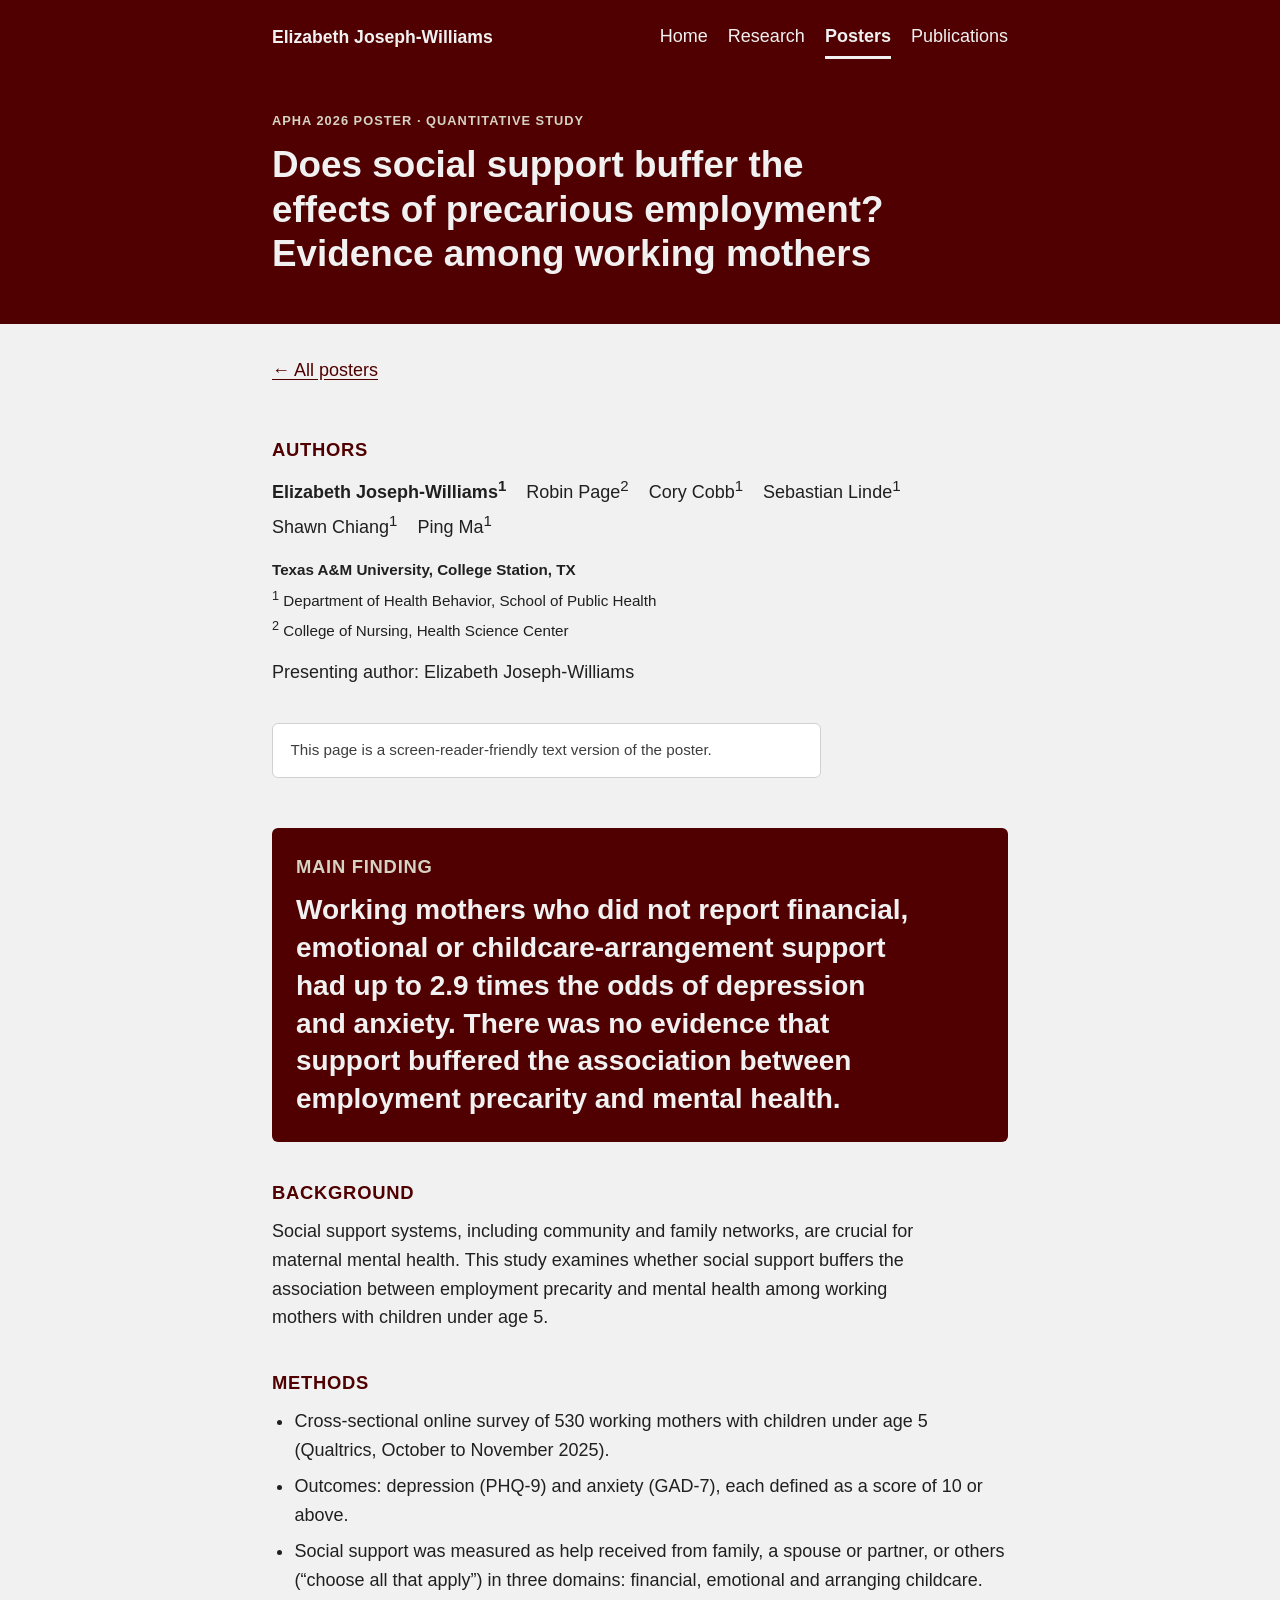
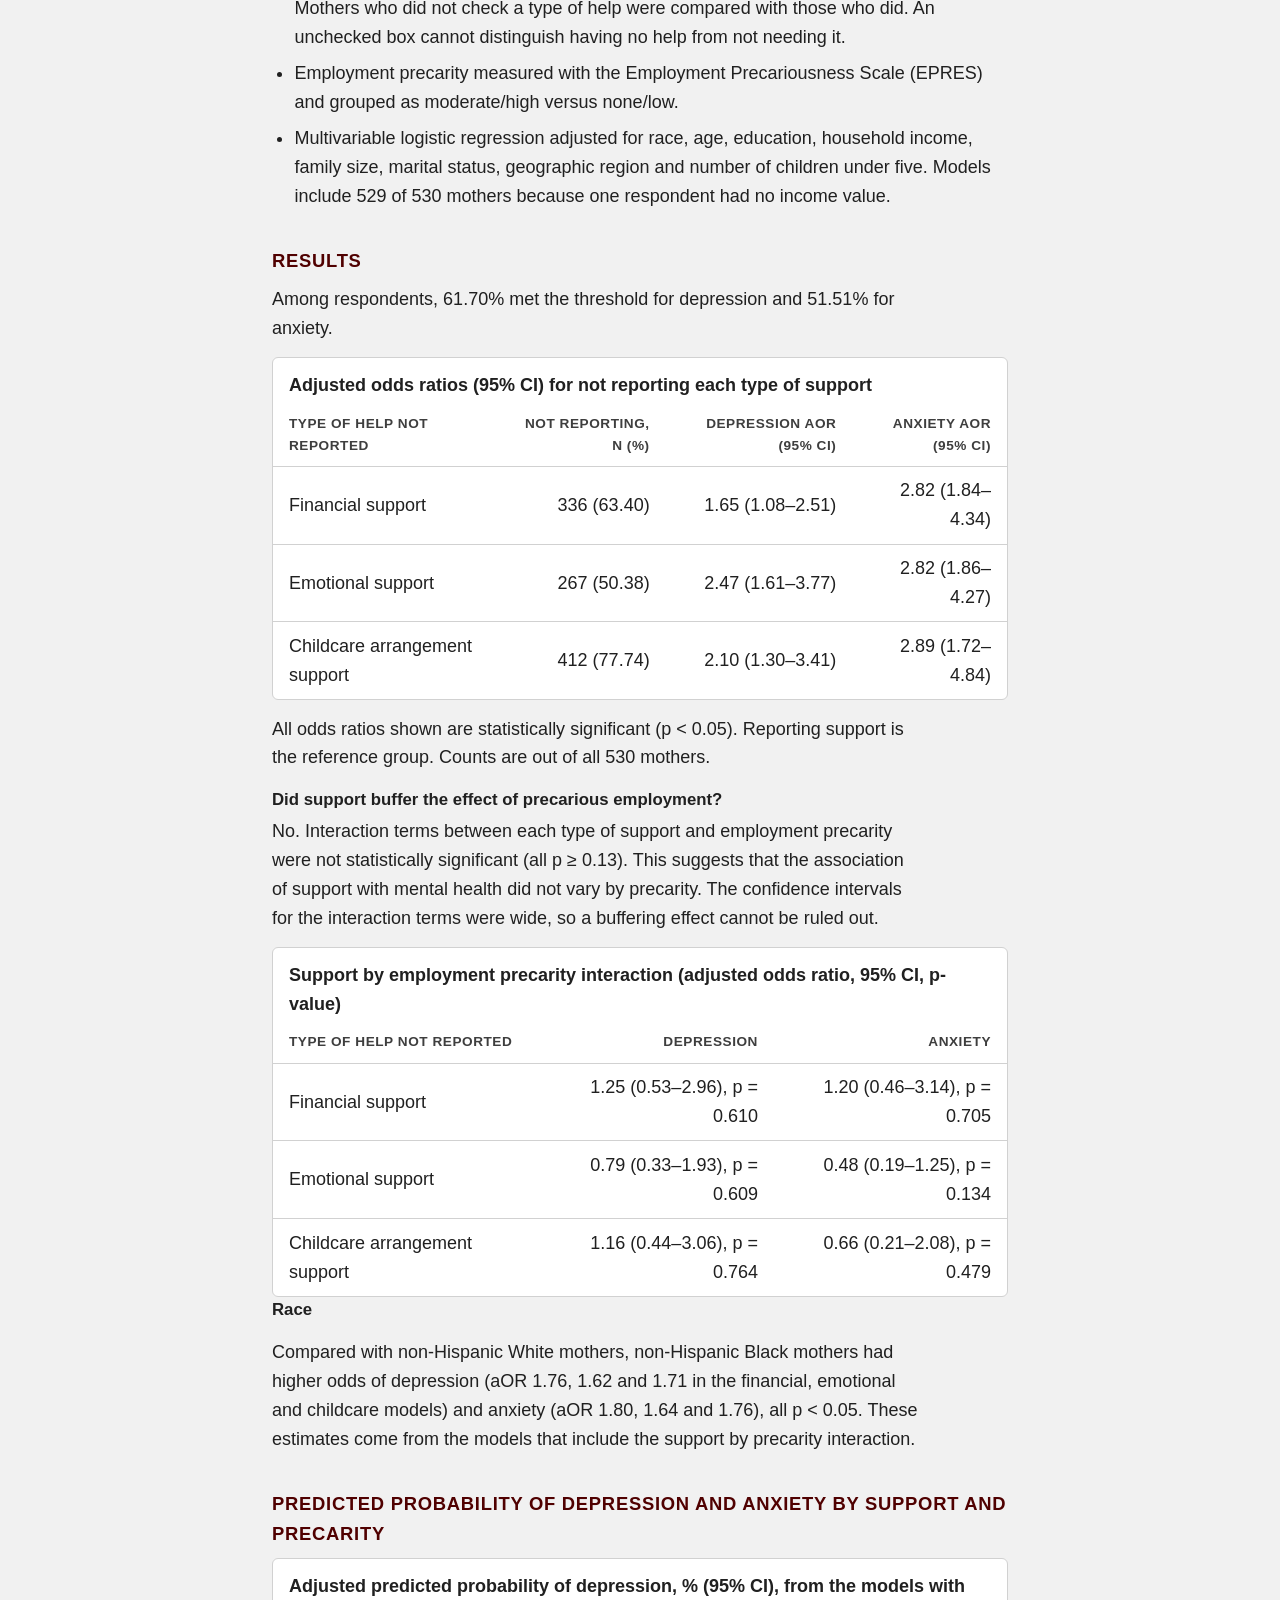
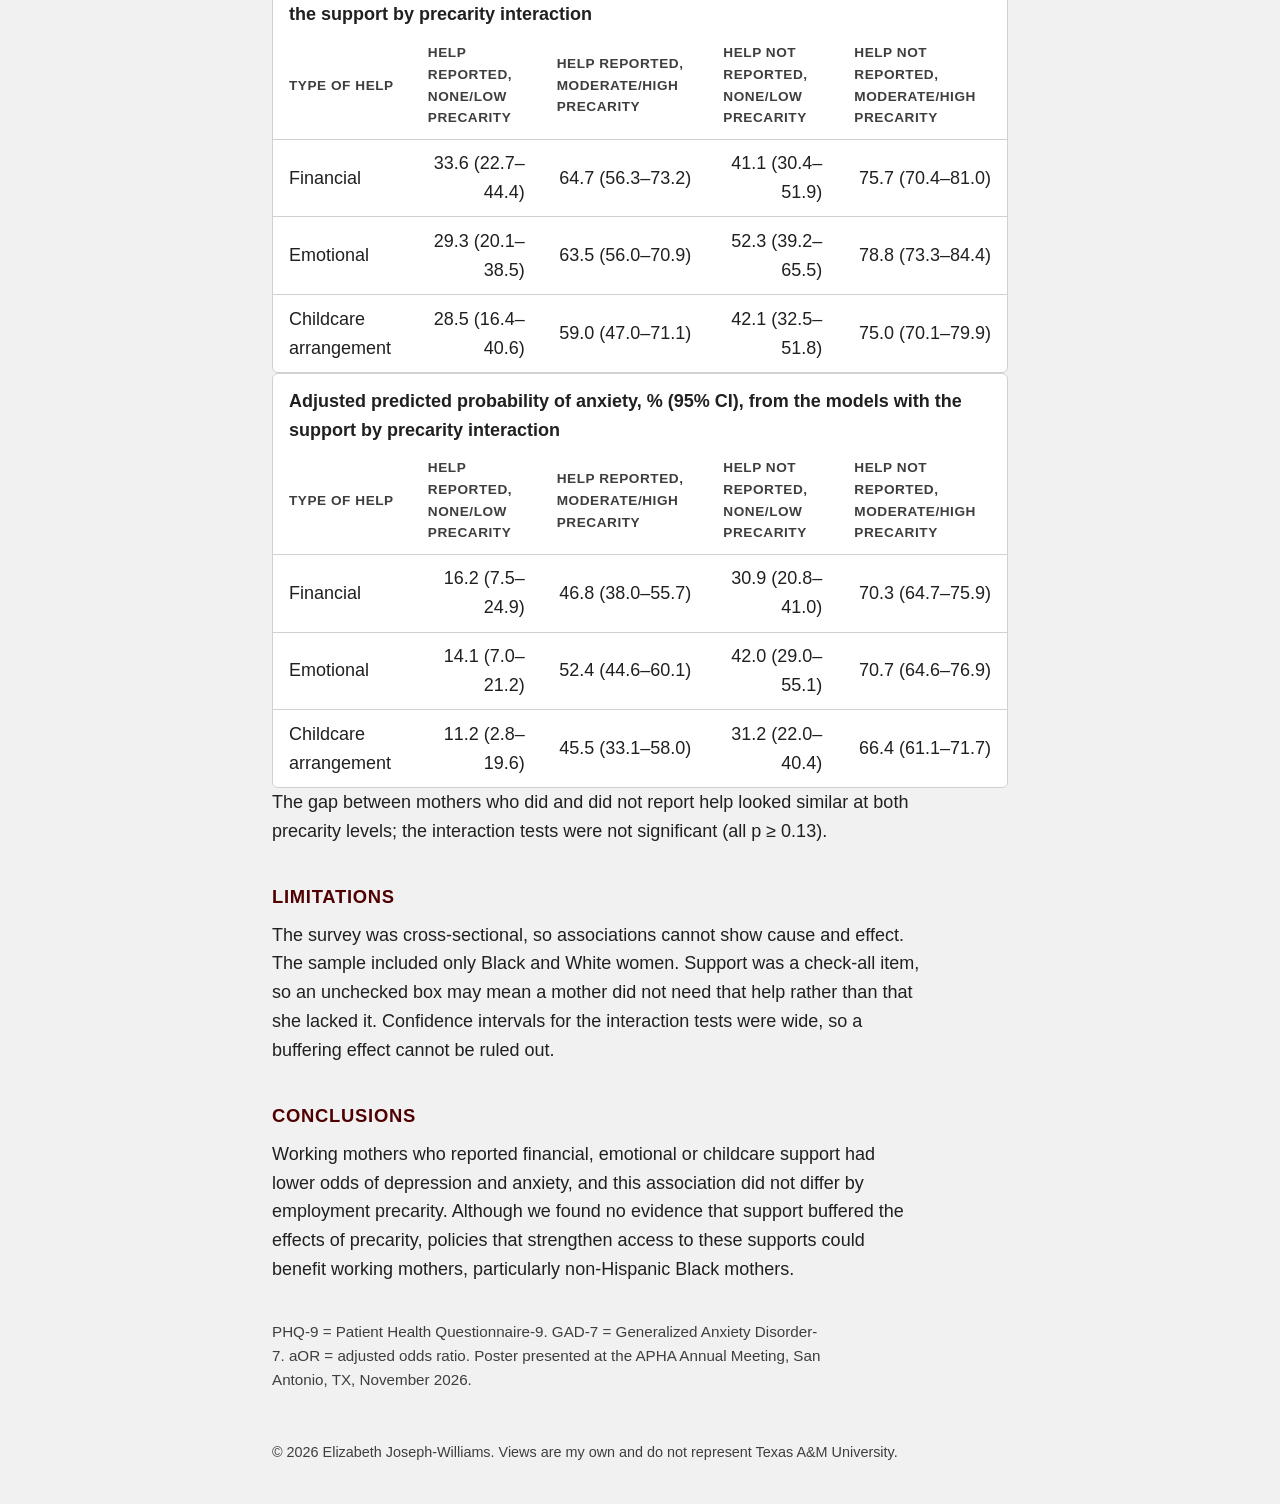
<file: posters/social-support-buffering/index.html>
<!doctype html>
<html lang="en">
<head>
<meta charset="utf-8">
<meta name="viewport" content="width=device-width, initial-scale=1">
<title>Social Support Poster | Elizabeth Joseph-Williams</title>
<meta name="description" content="Text version of the APHA 2026 poster on social support, employment precarity and working mothers&#x27; mental health.">
<link rel="icon" href="data:image/svg+xml,%3Csvg xmlns='http://www.w3.org/2000/svg' viewBox='0 0 32 32'%3E%3Crect width='32' height='32' rx='6' fill='%23500000'/%3E%3Ctext x='16' y='22' font-family='Arial' font-weight='700' font-size='16' fill='%23F1F1F1' text-anchor='middle'%3EEJ%3C/text%3E%3C/svg%3E">
<link rel="stylesheet" href="../../style.css">
</head>
<body>
<a class="skip" href="#main">Skip to main content</a>
<header class="band"><div class="wrap">
<a class="brand" href="../../">Elizabeth Joseph-Williams</a>
<nav aria-label="Main"><ul><li><a href="../../">Home</a></li><li><a href="../../research/">Research</a></li><li><a href="../../posters/" aria-current="page">Posters</a></li><li><a href="../../publications/">Publications</a></li></ul></nav>
</div></header>
<div class="hero"><div class="wrap"><p class="eyebrow">APHA 2026 poster &middot; Quantitative study</p><h1>Does social support buffer the effects of precarious employment? Evidence among working mothers</h1></div></div>
<main id="main"><div class="wrap">
<p><a href="../">&larr; All posters</a></p>
<section aria-labelledby="h-authors"><h2 id="h-authors">Authors</h2>
<ul class="authors" aria-label="Authors"><li class="presenter">Elizabeth Joseph-Williams<sup>1</sup></li><li>Robin Page<sup>2</sup></li><li>Cory Cobb<sup>1</sup></li><li>Sebastian Linde<sup>1</sup></li><li>Shawn Chiang<sup>1</sup></li><li>Ping Ma<sup>1</sup></li></ul>
<ul class="affil" aria-label="Affiliations"><li class="inst">Texas A&amp;M University, College Station, TX</li><li><sup>1</sup> Department of Health Behavior, School of Public Health</li><li><sup>2</sup> College of Nursing, Health Science Center</li></ul>
<p style="margin-top:.9rem">Presenting author: Elizabeth Joseph-Williams</p></section>
<p class="status">This page is a screen-reader-friendly text version of the poster.</p>
<section class="finding" aria-labelledby="h-finding"><h2 id="h-finding">Main finding</h2>
<p>Working mothers who did not report financial, emotional or childcare-arrangement support had up to 2.9 times the odds of depression and anxiety. There was no evidence that support buffered the association between employment precarity and mental health.</p></section>
<section aria-labelledby="h-bg"><h2 id="h-bg">Background</h2>
<p>Social support systems, including community and family networks, are crucial for maternal mental health. This study examines whether social support buffers the association between employment precarity and mental health among working mothers with children under age 5.</p></section>
<section aria-labelledby="h-methods"><h2 id="h-methods">Methods</h2>
<ul class="plain">
<li>Cross-sectional online survey of 530 working mothers with children under age 5 (Qualtrics, October to November 2025).</li>
<li>Outcomes: depression (PHQ-9) and anxiety (GAD-7), each defined as a score of 10 or above.</li>
<li>Social support was measured as help received from family, a spouse or partner, or others (&ldquo;choose all that apply&rdquo;) in three domains: financial, emotional and arranging childcare. Mothers who did not check a type of help were compared with those who did. An unchecked box cannot distinguish having no help from not needing it.</li>
<li>Employment precarity measured with the Employment Precariousness Scale (EPRES) and grouped as moderate/high versus none/low.</li>
<li>Multivariable logistic regression adjusted for race, age, education, household income, family size, marital status, geographic region and number of children under five. Models include 529 of 530 mothers because one respondent had no income value.</li>
</ul></section>
<section aria-labelledby="h-res"><h2 id="h-res">Results</h2>
<p>Among respondents, 61.70% met the threshold for depression and 51.51% for anxiety.</p>
<div class="tablewrap" role="region" aria-labelledby="cap" tabindex="0">
<table><caption id="cap">Adjusted odds ratios (95% CI) for not reporting each type of support</caption>
<thead><tr><th scope="col">Type of help not reported</th><th scope="col" class="n">Not reporting, n (%)</th><th scope="col" class="n">Depression aOR (95% CI)</th><th scope="col" class="n">Anxiety aOR (95% CI)</th></tr></thead>
<tbody>
<tr><th scope="row">Financial support</th><td class="n">336 (63.40)</td><td class="n">1.65 (1.08&ndash;2.51)</td><td class="n">2.82 (1.84&ndash;4.34)</td></tr>
<tr><th scope="row">Emotional support</th><td class="n">267 (50.38)</td><td class="n">2.47 (1.61&ndash;3.77)</td><td class="n">2.82 (1.86&ndash;4.27)</td></tr>
<tr><th scope="row">Childcare arrangement support</th><td class="n">412 (77.74)</td><td class="n">2.10 (1.30&ndash;3.41)</td><td class="n">2.89 (1.72&ndash;4.84)</td></tr>
</tbody></table></div>
<p style="margin-top:.9rem">All odds ratios shown are statistically significant (p &lt; 0.05). Reporting support is the reference group. Counts are out of all 530 mothers.</p>
<h3>Did support buffer the effect of precarious employment?</h3>
<p>No. Interaction terms between each type of support and employment precarity were not statistically significant (all p &ge; 0.13). This suggests that the association of support with mental health did not vary by precarity. The confidence intervals for the interaction terms were wide, so a buffering effect cannot be ruled out.</p>
<div class="tablewrap" role="region" aria-labelledby="cap2" tabindex="0">
<table><caption id="cap2">Support by employment precarity interaction (adjusted odds ratio, 95% CI, p-value)</caption>
<thead><tr><th scope="col">Type of help not reported</th><th scope="col" class="n">Depression</th><th scope="col" class="n">Anxiety</th></tr></thead>
<tbody>
<tr><th scope="row">Financial support</th><td class="n">1.25 (0.53&ndash;2.96), p = 0.610</td><td class="n">1.20 (0.46&ndash;3.14), p = 0.705</td></tr>
<tr><th scope="row">Emotional support</th><td class="n">0.79 (0.33&ndash;1.93), p = 0.609</td><td class="n">0.48 (0.19&ndash;1.25), p = 0.134</td></tr>
<tr><th scope="row">Childcare arrangement support</th><td class="n">1.16 (0.44&ndash;3.06), p = 0.764</td><td class="n">0.66 (0.21&ndash;2.08), p = 0.479</td></tr>
</tbody></table></div>
<h3>Race</h3>
<p style="margin-top:.9rem">Compared with non-Hispanic White mothers, non-Hispanic Black mothers had higher odds of depression (aOR 1.76, 1.62 and 1.71 in the financial, emotional and childcare models) and anxiety (aOR 1.80, 1.64 and 1.76), all p &lt; 0.05. These estimates come from the models that include the support by precarity interaction.</p></section>
<section aria-labelledby="h-pred">
<h2 id="h-pred">Predicted probability of depression and anxiety by support and precarity</h2>
<div class="tablewrap" role="region" aria-labelledby="cap3" tabindex="0">
<table><caption id="cap3">Adjusted predicted probability of depression, % (95% CI), from the models with the support by precarity interaction</caption>
<thead><tr><th scope="col">Type of help</th><th scope="col">Help reported, none/low precarity</th><th scope="col">Help reported, moderate/high precarity</th><th scope="col">Help not reported, none/low precarity</th><th scope="col">Help not reported, moderate/high precarity</th></tr></thead>
<tbody>
<tr><th scope="row">Financial</th><td class="n">33.6 (22.7&ndash;44.4)</td><td class="n">64.7 (56.3&ndash;73.2)</td><td class="n">41.1 (30.4&ndash;51.9)</td><td class="n">75.7 (70.4&ndash;81.0)</td></tr>
<tr><th scope="row">Emotional</th><td class="n">29.3 (20.1&ndash;38.5)</td><td class="n">63.5 (56.0&ndash;70.9)</td><td class="n">52.3 (39.2&ndash;65.5)</td><td class="n">78.8 (73.3&ndash;84.4)</td></tr>
<tr><th scope="row">Childcare arrangement</th><td class="n">28.5 (16.4&ndash;40.6)</td><td class="n">59.0 (47.0&ndash;71.1)</td><td class="n">42.1 (32.5&ndash;51.8)</td><td class="n">75.0 (70.1&ndash;79.9)</td></tr>
</tbody></table></div>
<div class="tablewrap" role="region" aria-labelledby="cap4" tabindex="0">
<table><caption id="cap4">Adjusted predicted probability of anxiety, % (95% CI), from the models with the support by precarity interaction</caption>
<thead><tr><th scope="col">Type of help</th><th scope="col">Help reported, none/low precarity</th><th scope="col">Help reported, moderate/high precarity</th><th scope="col">Help not reported, none/low precarity</th><th scope="col">Help not reported, moderate/high precarity</th></tr></thead>
<tbody>
<tr><th scope="row">Financial</th><td class="n">16.2 (7.5&ndash;24.9)</td><td class="n">46.8 (38.0&ndash;55.7)</td><td class="n">30.9 (20.8&ndash;41.0)</td><td class="n">70.3 (64.7&ndash;75.9)</td></tr>
<tr><th scope="row">Emotional</th><td class="n">14.1 (7.0&ndash;21.2)</td><td class="n">52.4 (44.6&ndash;60.1)</td><td class="n">42.0 (29.0&ndash;55.1)</td><td class="n">70.7 (64.6&ndash;76.9)</td></tr>
<tr><th scope="row">Childcare arrangement</th><td class="n">11.2 (2.8&ndash;19.6)</td><td class="n">45.5 (33.1&ndash;58.0)</td><td class="n">31.2 (22.0&ndash;40.4)</td><td class="n">66.4 (61.1&ndash;71.7)</td></tr>
</tbody></table></div>
<p>The gap between mothers who did and did not report help looked similar at both precarity levels; the interaction tests were not significant (all p &ge; 0.13).</p></section>
<section aria-labelledby="h-lim"><h2 id="h-lim">Limitations</h2>
<p>The survey was cross-sectional, so associations cannot show cause and effect. The sample included only Black and White women. Support was a check-all item, so an unchecked box may mean a mother did not need that help rather than that she lacked it. Confidence intervals for the interaction tests were wide, so a buffering effect cannot be ruled out.</p></section>
<section aria-labelledby="h-conc"><h2 id="h-conc">Conclusions</h2>
<p>Working mothers who reported financial, emotional or childcare support had lower odds of depression and anxiety, and this association did not differ by employment precarity. Although we found no evidence that support buffered the effects of precarity, policies that strengthen access to these supports could benefit working mothers, particularly non-Hispanic Black mothers.</p></section>
<p class="meta">PHQ-9 = Patient Health Questionnaire-9. GAD-7 = Generalized Anxiety Disorder-7. aOR = adjusted odds ratio. Poster presented at the APHA Annual Meeting, San Antonio, TX, November 2026.</p>
</div></main>
<footer><div class="wrap">&copy; 2026 Elizabeth Joseph-Williams. Views are my own and do not represent Texas A&amp;M University.</div></footer>
</body>
</html>
</file>
<file: style.css>
:root{--bg:#F1F1F1;--surface:#FFFFFF;--fg:#202020;--muted:#3E3E3E;--accent:#500000;--band:#500000;--band-fg:#F1F1F1;--rule:#D1D1D1;--sand:#D6D3C4;--focus:#500000;--link:#500000;
--font:Arial,Helvetica,"Liberation Sans",sans-serif}
@media (prefers-color-scheme:dark){:root{--bg:#202020;--surface:#2B2B2B;--fg:#F1F1F1;--muted:#D1D1D1;--accent:#D6D3C4;--rule:#4A4A4A;--focus:#D6D3C4;--link:#E6D3D3;color-scheme:dark}}
*,*::before,*::after{box-sizing:border-box}
body{margin:0;background:var(--bg);color:var(--fg);font-family:var(--font);font-size:18px;line-height:1.6}
a{color:var(--link);text-underline-offset:3px}
a:focus-visible,button:focus-visible{outline:3px solid var(--focus);outline-offset:3px}
.skip{position:absolute;left:-999px;top:0;background:var(--band);color:var(--band-fg);padding:.6rem 1rem;z-index:10}
.skip:focus{left:0}
.wrap{max-width:46rem;margin-inline:auto}
.band{background:var(--band);color:var(--band-fg);padding:1rem 16px}
.band a{color:var(--band-fg)}
.band .wrap{display:flex;flex-wrap:wrap;gap:.5rem 1.5rem;align-items:center;justify-content:space-between}
.brand{font-weight:700;font-size:1.1rem;text-decoration:none}
nav ul{list-style:none;margin:0;padding:0;display:flex;flex-wrap:wrap;gap:.25rem 1.25rem}
nav a{display:inline-block;padding:.35rem 0;text-decoration:none;border-bottom:3px solid transparent}
nav a:hover{border-bottom-color:var(--sand)}
nav a[aria-current="page"]{border-bottom-color:var(--band-fg);font-weight:700}
.hero{background:var(--band);color:var(--band-fg);padding:2.25rem 16px 2.5rem}
.hero .eyebrow,.eyebrow{font-size:.8rem;font-weight:700;letter-spacing:.08em;text-transform:uppercase;margin:0 0 .75rem;color:var(--sand)}
h1{font-size:clamp(1.6rem,5vw,2.3rem);line-height:1.2;margin:0 0 .5rem;text-wrap:balance}
.lede{font-size:1.15rem;margin:0}
main{padding:2rem 16px 3rem}
main .wrap{display:grid;gap:2.25rem}
section{min-width:0}
h2{font-size:1.15rem;letter-spacing:.04em;text-transform:uppercase;color:var(--accent);margin:0 0 .6rem}
h3{font-size:1.05rem;margin:0 0 .25rem}
p{margin:0 0 .9rem;max-width:65ch}
p:last-child{margin-bottom:0}
ul.plain{margin:0;padding-left:1.4rem;display:grid;gap:.45rem}
.card{background:var(--surface);border:1px solid var(--rule);border-radius:6px;padding:.9rem 1.1rem}
.cards{list-style:none;margin:0;padding:0;display:grid;gap:.75rem}
.meta{color:var(--muted);font-size:.95rem;margin:0}
.status{background:var(--surface);border:1px solid var(--rule);border-radius:6px;padding:.9rem 1.1rem;font-size:.95rem;color:var(--muted)}
.finding{background:var(--band);color:var(--band-fg);border-radius:6px;padding:1.5rem}
.finding h2{color:var(--sand)}
.finding p{font-size:clamp(1.3rem,4vw,1.75rem);line-height:1.35;font-weight:700;max-width:none;text-wrap:balance}
.pub{margin:0;padding:0;list-style:none;display:grid;gap:.9rem}
.pub li{padding-left:1rem;border-left:3px solid var(--sand)}
.tag{display:inline-block;font-size:.8rem;font-weight:700;letter-spacing:.04em;text-transform:uppercase;background:var(--sand);color:#500000;border-radius:4px;padding:.05rem .45rem;margin-right:.4rem}
ol.themes{counter-reset:t;list-style:none;padding:0;margin:0;display:grid;gap:.6rem}
ol.themes li{counter-increment:t;display:grid;grid-template-columns:2.25rem 1fr;gap:.75rem;align-items:start;background:var(--surface);border:1px solid var(--rule);border-radius:6px;padding:.8rem 1rem}
ol.themes li::before{content:counter(t);display:grid;place-items:center;width:2.25rem;height:2.25rem;border-radius:50%;background:var(--sand);color:#500000;font-weight:700}
.theme-title{margin:0;font-weight:700}
blockquote{margin:.5rem 0 0;font-style:italic;max-width:60ch}
.authors{list-style:none;margin:0 0 1rem;padding:0;display:flex;flex-wrap:wrap;gap:.15rem 1.25rem}
.authors .presenter{font-weight:700}
.affil{list-style:none;margin:0;padding:0;display:grid;gap:.2rem;font-size:.95rem}
.affil .inst{font-weight:700}
.tablewrap{overflow-x:auto;background:var(--surface);border:1px solid var(--rule);border-radius:6px}
table{border-collapse:collapse;width:100%;min-width:20rem}
caption{text-align:left;padding:.8rem 1rem .2rem;font-weight:700}
th,td{text-align:left;padding:.6rem 1rem;border-top:1px solid var(--rule)}
thead th{border-top:0;color:var(--muted);font-size:.85rem;letter-spacing:.04em;text-transform:uppercase}
td.n,th.n{text-align:right;font-variant-numeric:tabular-nums}
tbody th{font-weight:400}
tr.total th,tr.total td{font-weight:700}
footer{padding:0 16px 2.5rem;color:var(--muted);font-size:.9rem}
</file>
